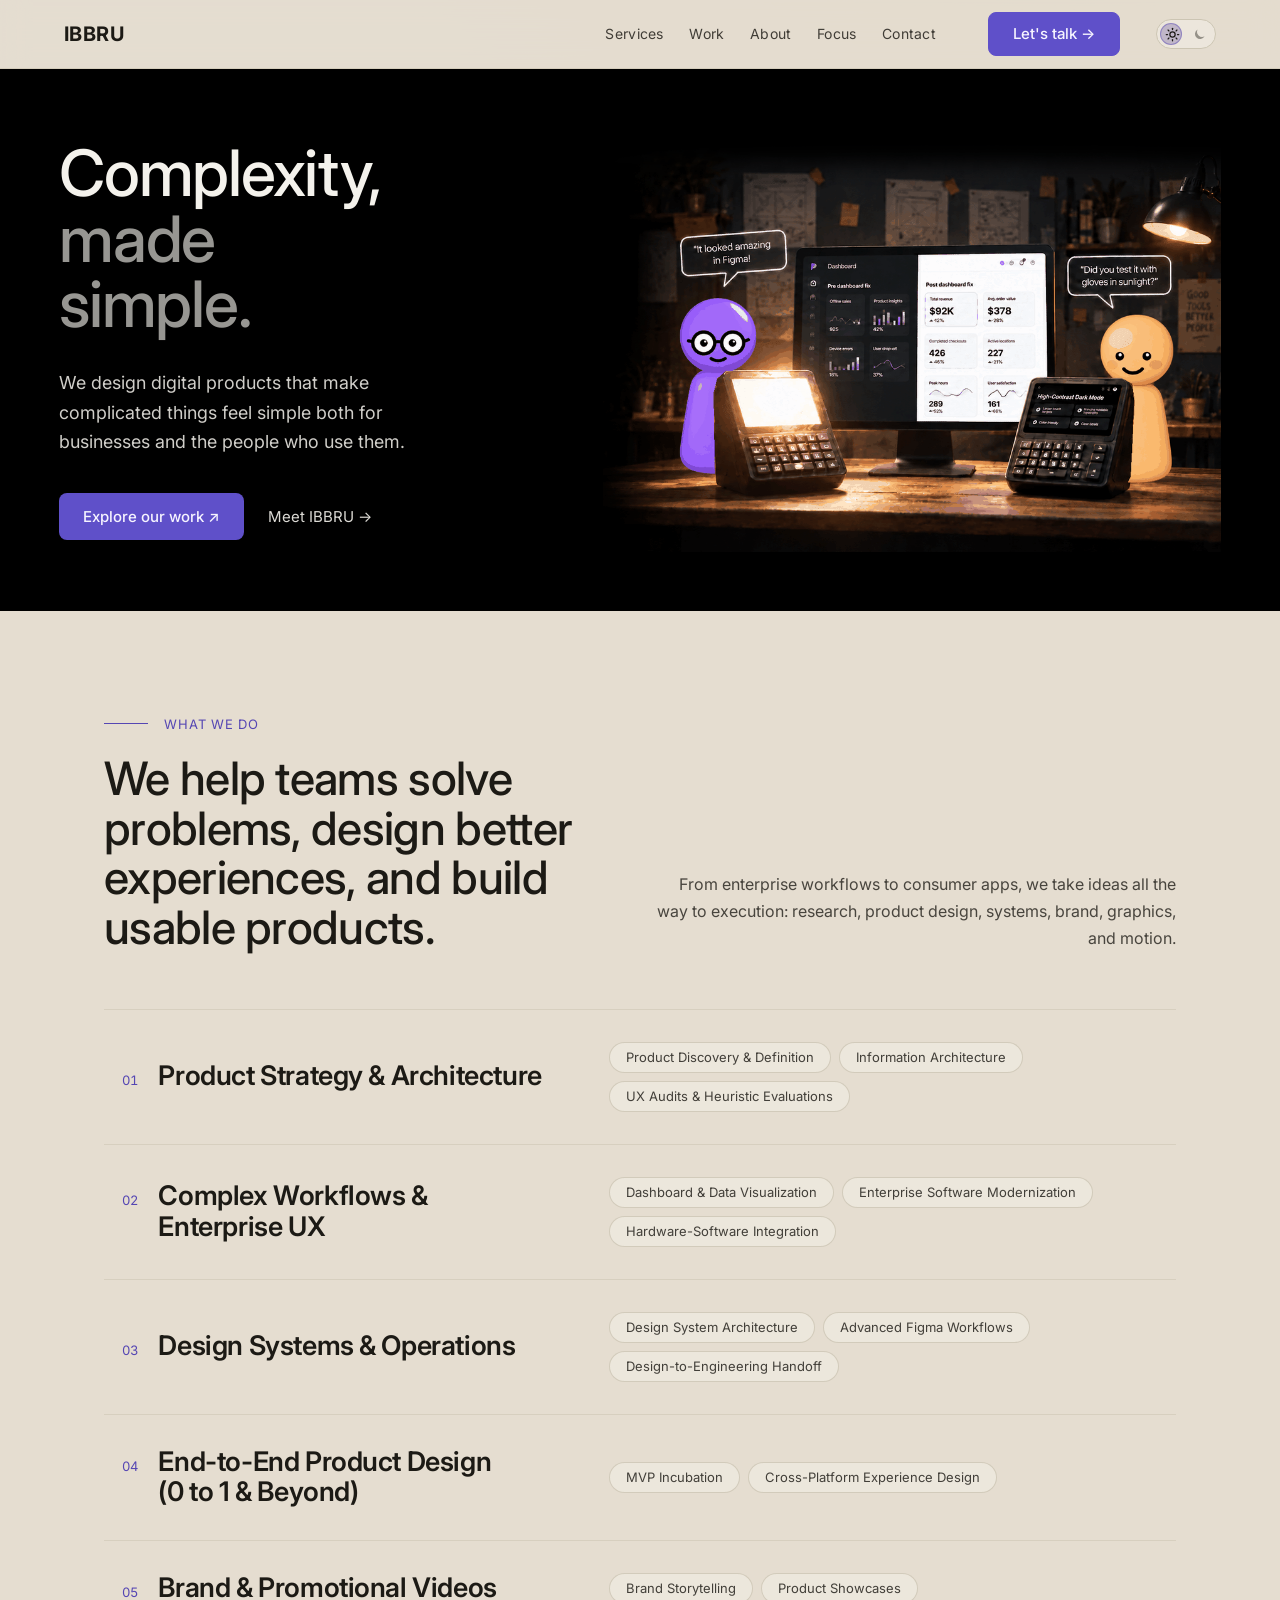
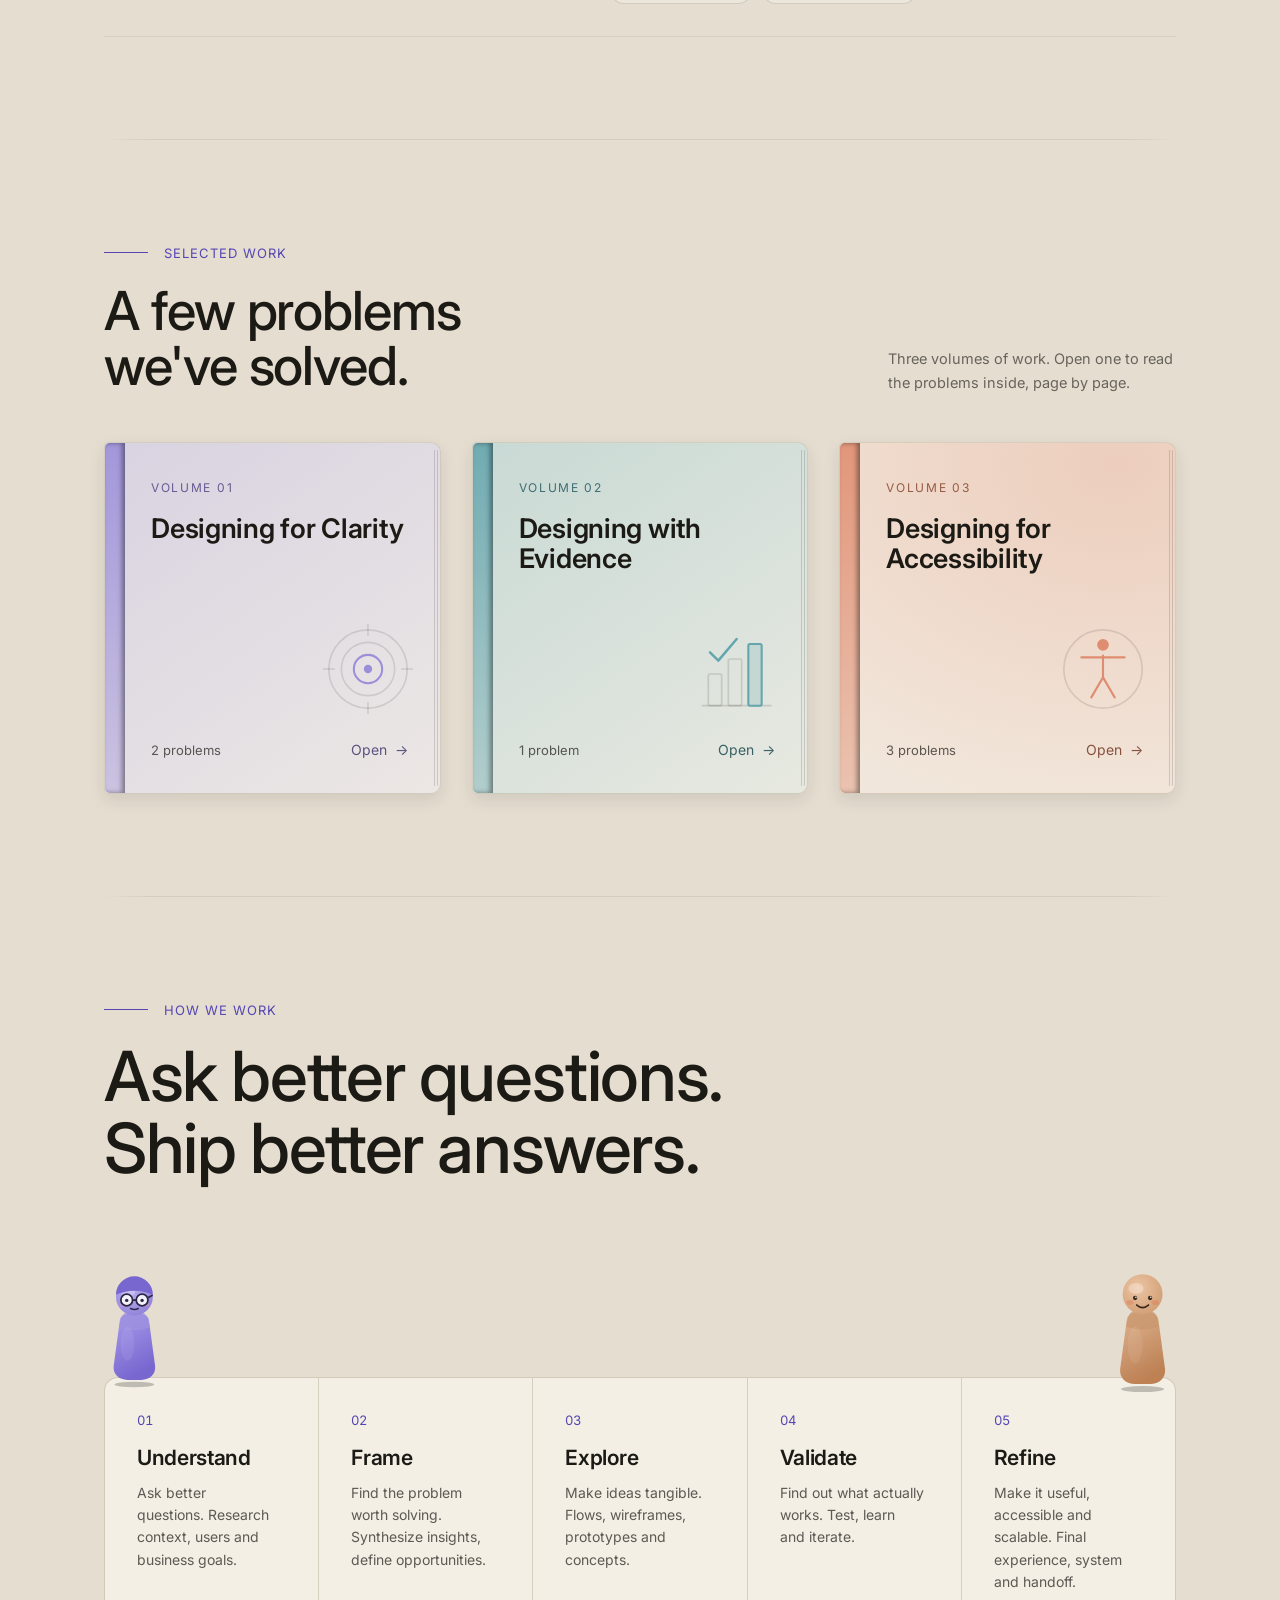
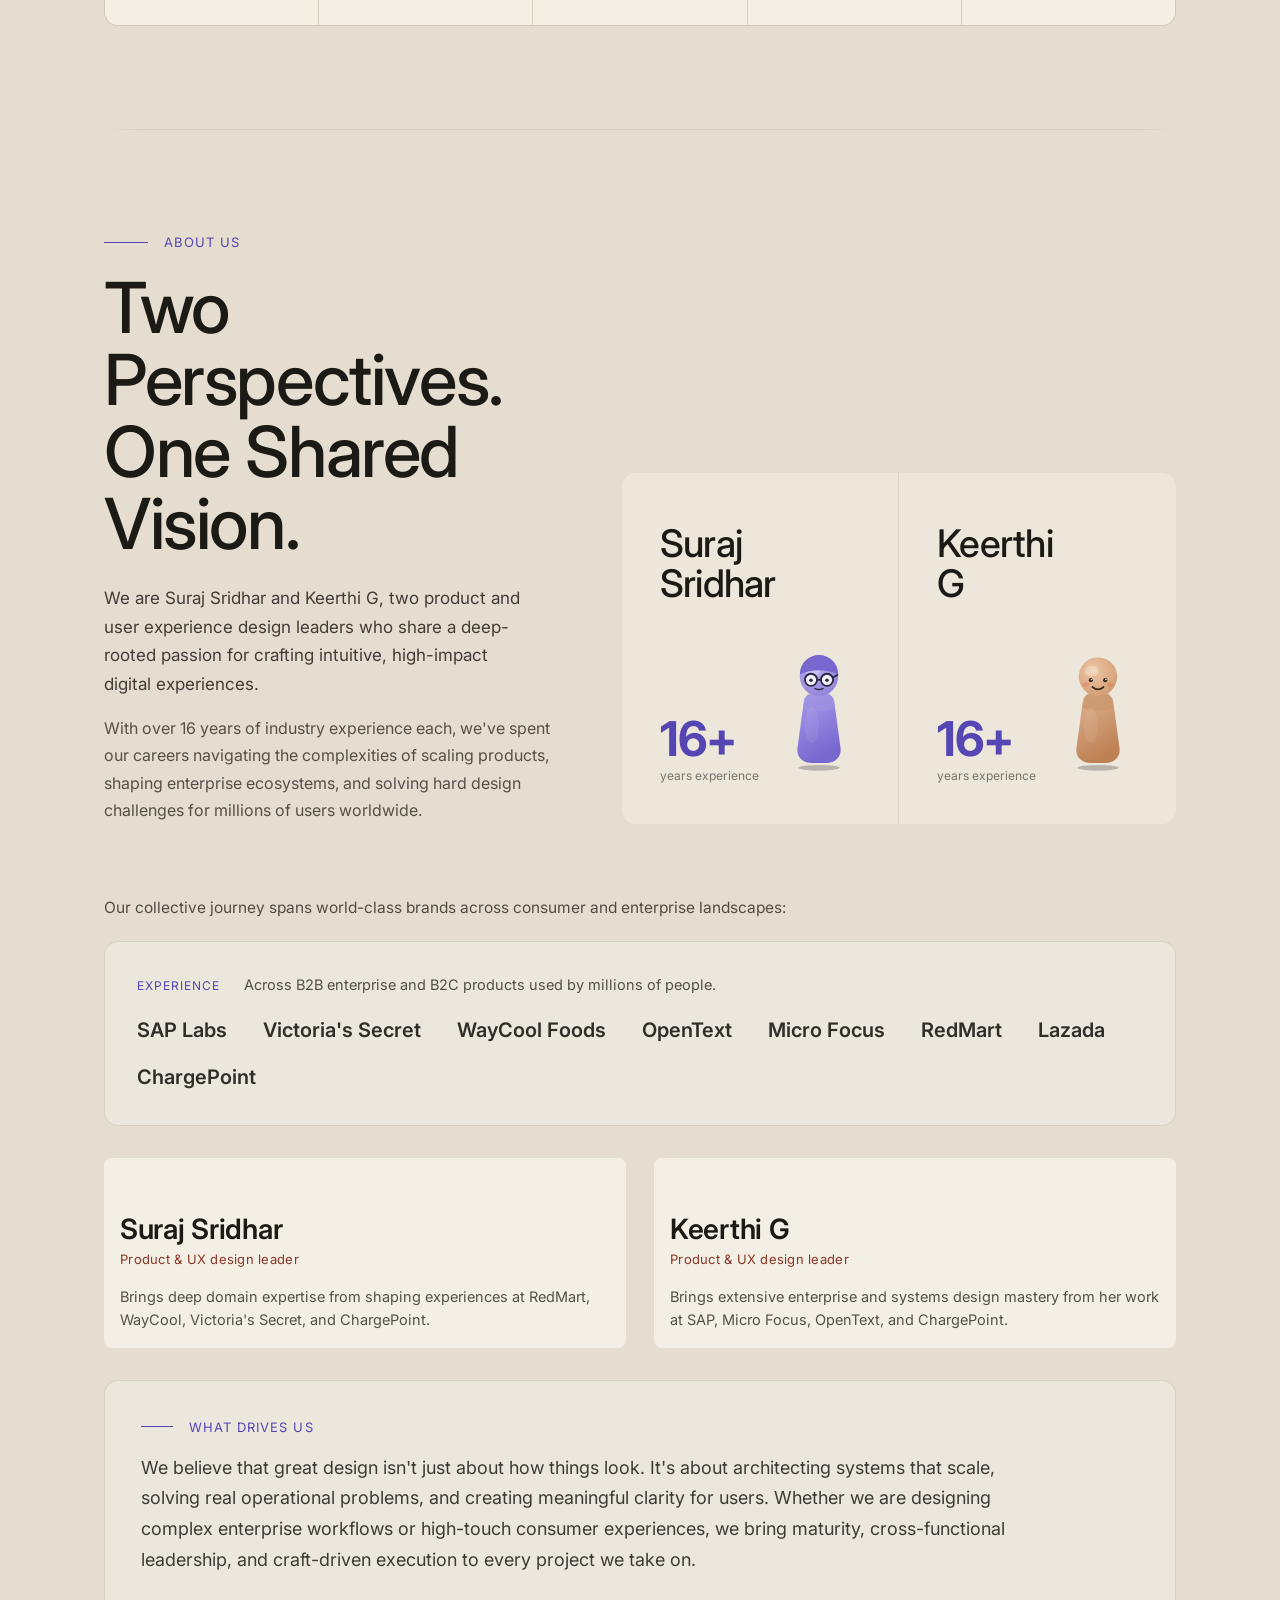
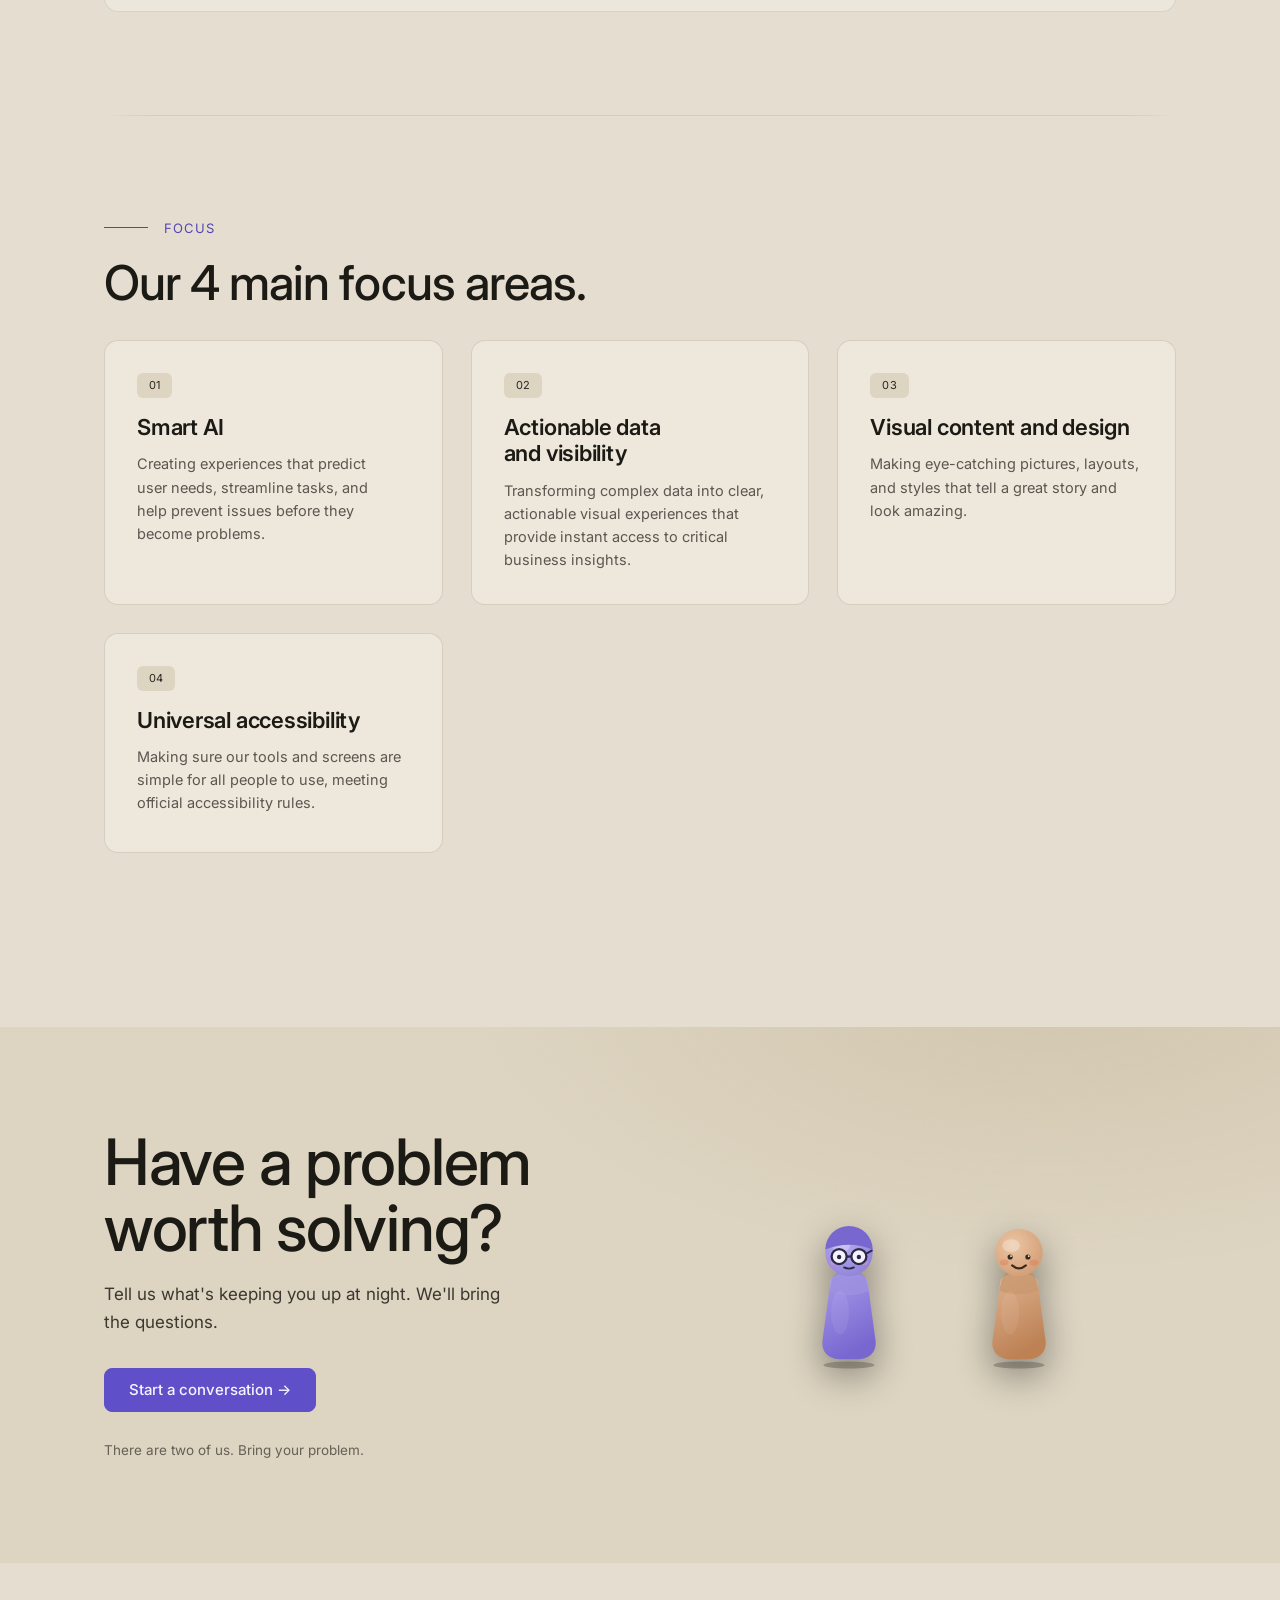
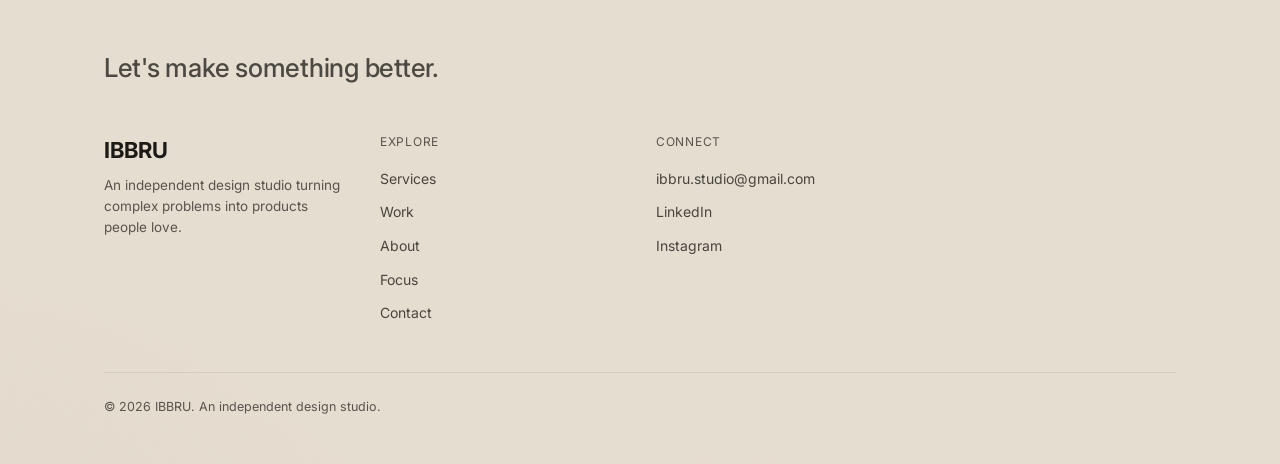
<file: old_version/index.html>
<!DOCTYPE html>
<html lang="en">
<head>
<meta charset="utf-8">
<meta name="viewport" content="width=device-width, initial-scale=1">
<title>IBBRU: Complexity, made simple.</title>
<meta name="description" content="IBBRU is an independent product design studio. We help teams solve problems, design better experiences, and build usable products.">
<meta property="og:title" content="IBBRU: Complexity, made simple.">
<meta property="og:description" content="Independent product design studio: product strategy, enterprise UX, design systems, 0-to-1 product design and brand video.">
<meta property="og:type" content="website">
<link rel="icon" href="assets/favicon.svg">
<link rel="preconnect" href="https://fonts.googleapis.com">
<link rel="preconnect" href="https://fonts.gstatic.com" crossorigin>
<link rel="stylesheet" href="https://fonts.googleapis.com/css2?family=Inter:wght@400;500;600;700&amp;display=swap">
<link rel="stylesheet" href="styles.css">
<script>document.documentElement.classList.add('js');</script>
</head>
<body>
<div class="ib-page-bg" data-theme="light" style="font-family: var(--font-body); color: var(--color-text); background: radial-gradient(1200px 720px at 82% -180px, color-mix(in srgb, var(--color-accent-900) 72%, transparent), transparent 60%), radial-gradient(1100px 900px at -12% 102%, color-mix(in srgb, black 30%, transparent), transparent 55%), var(--color-bg); min-height: 100vh; overflow-x: hidden; text-wrap: pretty;">

  <svg width="0" height="0" aria-hidden="true" style="position: absolute;">
    <defs>
      <linearGradient id="ib-bodyA" x1="0" y1="0" x2="0.35" y2="1">
        <stop offset="0" stop-color="#a99cec"></stop>
        <stop offset="1" stop-color="#7867cf"></stop>
      </linearGradient>
      <radialGradient id="ib-headA" cx="0.38" cy="0.34" r="0.75">
        <stop offset="0" stop-color="#b8adf0"></stop>
        <stop offset="1" stop-color="#8f81d8"></stop>
      </radialGradient>
      <linearGradient id="ib-bodyB" x1="0" y1="0" x2="0.35" y2="1">
        <stop offset="0" stop-color="#e0b492"></stop>
        <stop offset="1" stop-color="#bd8154"></stop>
      </linearGradient>
      <radialGradient id="ib-headB" cx="0.38" cy="0.34" r="0.75">
        <stop offset="0" stop-color="#ecc6a5"></stop>
        <stop offset="1" stop-color="#d19c72"></stop>
      </radialGradient>
      <symbol id="ib-dollA" viewBox="0 0 100 152">
        <ellipse cx="50" cy="147" rx="26" ry="3.6" fill="#000" opacity="0.22"></ellipse>
        <path d="M31,64 C31,50 69,50 69,64 L77,123 C78,134 70,141 59,141 L41,141 C30,141 22,134 23,123 Z" fill="url(#ib-bodyA)"></path>
        <path d="M31,64 C31,50 69,50 69,64 L70,72 C57,77 43,77 30,72 Z" fill="#c4baf3" opacity="0.55"></path>
        <path d="M50,50 C41,50 34,55 32,62 L30,72 C43,77 57,77 70,72 L68,62 C66,55 59,50 50,50 Z" fill="#8a7cd6" opacity="0.5"></path>
        <ellipse cx="41" cy="94" rx="9" ry="22" fill="#fff" opacity="0.07"></ellipse>
        <circle cx="50" cy="33" r="24" fill="url(#ib-headA)"></circle>
        <ellipse cx="42" cy="26" rx="9" ry="6.5" fill="#fff" opacity="0.28"></ellipse>
        <path d="M26,30 A24 24 0 0 1 74,30 Q50,20 26,30 Z" fill="#7867cf"></path>
        <ellipse cx="35" cy="43" rx="4.2" ry="2.8" fill="#e79ac0" opacity="0.4"></ellipse>
        <ellipse cx="65" cy="43" rx="4.2" ry="2.8" fill="#e79ac0" opacity="0.4"></ellipse>
        <circle cx="40" cy="37" r="7.6" fill="#fbfaff" opacity="0.92"></circle>
        <circle cx="60" cy="37" r="7.6" fill="#fbfaff" opacity="0.92"></circle>
        <circle cx="40" cy="37" r="7.6" fill="none" stroke="#2c2846" stroke-width="2.3"></circle>
        <circle cx="60" cy="37" r="7.6" fill="none" stroke="#2c2846" stroke-width="2.3"></circle>
        <line x1="47.6" y1="37" x2="52.4" y2="37" stroke="#2c2846" stroke-width="2.3"></line>
        <line x1="67.5" y1="34" x2="73" y2="31" stroke="#2c2846" stroke-width="2.1" stroke-linecap="round"></line>
        <circle cx="40" cy="37.5" r="2.2" fill="#2c2846"></circle>
        <circle cx="60" cy="37.5" r="2.2" fill="#2c2846"></circle>
        <path d="M45,48 Q50,50.5 55,48" fill="none" stroke="#2c2846" stroke-width="1.9" stroke-linecap="round"></path>
      </symbol>
      <symbol id="ib-dollB" viewBox="0 0 100 152">
        <ellipse cx="50" cy="147" rx="26" ry="3.6" fill="#000" opacity="0.22"></ellipse>
        <path d="M31,64 C31,50 69,50 69,64 L77,123 C78,134 70,141 59,141 L41,141 C30,141 22,134 23,123 Z" fill="url(#ib-bodyB)"></path>
        <path d="M31,64 C31,50 69,50 69,64 L70,72 C57,77 43,77 30,72 Z" fill="#eecaa9" opacity="0.55"></path>
        <path d="M50,50 C41,50 34,55 32,62 L30,72 C43,77 57,77 70,72 L68,62 C66,55 59,50 50,50 Z" fill="#b57e50" opacity="0.5"></path>
        <ellipse cx="41" cy="94" rx="9" ry="22" fill="#fff" opacity="0.07"></ellipse>
        <circle cx="50" cy="33" r="24" fill="url(#ib-headB)"></circle>
        <ellipse cx="42" cy="26" rx="9" ry="6.5" fill="#fff" opacity="0.28"></ellipse>

        <ellipse cx="35" cy="43" rx="4.4" ry="3" fill="#e06a4a" opacity="0.32"></ellipse>
        <ellipse cx="65" cy="43" rx="4.4" ry="3" fill="#e06a4a" opacity="0.32"></ellipse>
        <circle cx="41" cy="37.5" r="2.6" fill="#3a2a1c"></circle>
        <circle cx="59" cy="37.5" r="2.6" fill="#3a2a1c"></circle>
        <circle cx="41.9" cy="36.6" r="0.9" fill="#fff"></circle>
        <circle cx="59.9" cy="36.6" r="0.9" fill="#fff"></circle>
        <path d="M43,46 Q50,52 57,46" fill="none" stroke="#3a2a1c" stroke-width="2.1" stroke-linecap="round"></path>
      </symbol>
    </defs>
  </svg>

  <nav class="nav" style="position: sticky; top: 0px; z-index: 50; display: flex; align-items: center; gap: var(--space-5); padding: var(--space-3) clamp(20px,5vw,72px); backdrop-filter: blur(14px); background: color-mix(in srgb, var(--color-bg) 78%, transparent); border-bottom: 1px solid color-mix(in srgb, var(--color-neutral-700) 70%, transparent);">
    <a href="#top" style="font-family: var(--font-heading); font-weight: 700; font-size: 20px; letter-spacing: 0.02em; color: var(--color-text); text-decoration: none;">IBBRU</a>
    <div style="flex: 1 1 0%;"></div>
    <div class="ib-navlinks" style="display: none; align-items: center; gap: clamp(20px, 2vw, 32px); padding: 8px 16px;">
      <a href="#services" class="ib-link" style="color: color-mix(in srgb, var(--color-text) 82%, transparent); text-decoration: none; font-size: 14px; letter-spacing: 0.02em;">Services</a><a href="#work" class="ib-link" style="color: color-mix(in srgb, var(--color-text) 82%, transparent); text-decoration: none; font-size: 14px; letter-spacing: 0.02em;">Work</a>
      
      <a href="#about" class="ib-link" style="color: color-mix(in srgb, var(--color-text) 82%, transparent); text-decoration: none; font-size: 14px; letter-spacing: 0.02em;">About</a>
      <a href="#insights" class="ib-link" style="color: color-mix(in srgb, var(--color-text) 82%, transparent); text-decoration: none; font-size: 14px; letter-spacing: 0.02em;">Focus</a>
      <a href="#contact" class="ib-link" style="color: color-mix(in srgb, var(--color-text) 82%, transparent); text-decoration: none; font-size: 14px; letter-spacing: 0.02em;">Contact</a>
    </div>
    
    <button data-open-contact type="button" class="btn btn-primary ib-nav-cta" style="white-space: nowrap; margin-left: 16px; margin-right: 16px;">Let's talk →</button>
    <button type="button" aria-label="Menu" class="ib-burger" style="align-items: center; justify-content: center; width: 40px; height: 40px; background: transparent; border: 1px solid var(--color-neutral-700); border-radius: var(--radius-md); color: var(--color-text); cursor: pointer;">
      <svg width="18" height="18" viewBox="0 0 24 24" fill="none" stroke="currentColor" stroke-width="2"><line x1="3" y1="7" x2="21" y2="7"></line><line x1="3" y1="12" x2="21" y2="12"></line><line x1="3" y1="17" x2="21" y2="17"></line></svg>
    </button><button type="button" aria-label="Toggle light and dark theme" class="ib-theme-toggle" style="padding-left: 0px; padding-right: 0px;">
      <span class="ib-toggle-icons">
        <svg class="ib-sun" viewBox="0 0 24 24" fill="none" stroke="currentColor" stroke-width="2" stroke-linecap="round" aria-hidden="true"><circle cx="12" cy="12" r="4.2"></circle><line x1="12" y1="2" x2="12" y2="4"></line><line x1="12" y1="20" x2="12" y2="22"></line><line x1="2" y1="12" x2="4" y2="12"></line><line x1="20" y1="12" x2="22" y2="12"></line><line x1="4.9" y1="4.9" x2="6.3" y2="6.3"></line><line x1="17.7" y1="17.7" x2="19.1" y2="19.1"></line><line x1="4.9" y1="19.1" x2="6.3" y2="17.7"></line><line x1="17.7" y1="6.3" x2="19.1" y2="4.9"></line></svg>
        <svg class="ib-moon" viewBox="0 0 24 24" fill="currentColor" aria-hidden="true"><path d="M20.2 14.9A8.2 8.2 0 0 1 9.1 3.8a8.2 8.2 0 1 0 11.1 11.1Z"></path></svg>
      </span>
      <span class="ib-knob" aria-hidden="true"></span>
    </button>
  </nav>
  <div id="ib-mobile-nav" style="display:none; position:fixed; inset:0; z-index:49; background: color-mix(in srgb, var(--color-bg) 96%, transparent); backdrop-filter: blur(8px); flex-direction: column; justify-content: center; gap: var(--space-4); padding: 0 clamp(24px,8vw,72px);">
    <a href="#services" style="font-family: var(--font-heading); font-size: 34px; color: var(--color-text); text-decoration: none;">Services</a>
    <a href="#work" style="font-family: var(--font-heading); font-size: 34px; color: var(--color-text); text-decoration: none;">Work</a>
    <a href="#about" style="font-family: var(--font-heading); font-size: 34px; color: var(--color-text); text-decoration: none;">About</a>
    <a href="#insights" style="font-family: var(--font-heading); font-size: 34px; color: var(--color-text); text-decoration: none;">Focus</a>
    <a href="#contact" style="font-family: var(--font-heading); font-size: 34px; color: var(--color-text); text-decoration: none;">Contact</a>
  </div>


  

  

  <main id="top" style="max-width: 1200px; margin: 0px auto; padding: 0px clamp(20px, 5vw, 72px);">

    
    <section class="ib-hero" aria-label="Complexity, made simple" style="background-color: rgb(0, 0, 0);">
      <div class="ib-hero-frame">
      <div class="ib-hero-inner">
        <div class="ib-hero-copy" data-reveal="1">
          <h1 style="font-family: var(--font-heading); font-weight: var(--font-heading-weight); font-size: clamp(40px, 5vw, 72px); line-height: 1.02; letter-spacing: -0.02em; margin: 0px; color: rgb(244, 242, 236);">
            <span style="display: block;">Complexity,</span>
            <span style="display: block; color: rgba(244, 242, 236, 0.62);">made simple.</span>
          </h1>
          <p style="font-size: clamp(16px, 1.4vw, 19px); line-height: 1.65; max-width: 44ch; margin: clamp(20px, 3vw, 32px) 0px 0px; color: rgba(244, 242, 236, 0.85);">We design digital products that make complicated things feel simple both for businesses and the people who use them.</p>
          <div style="display: flex; gap: 16px; flex-wrap: wrap; align-items: center; margin-top: clamp(28px, 3.5vw, 36px);">
            <a href="#work" class="ib-hero-btn">Explore our work ↗</a>
            <a href="#about" class="ib-hero-btn-ghost">Meet IBBRU →</a>
          </div>
        </div>
      </div>
      <div class="ib-hero-media">
        <div class="ib-hero-media-inner">
          <img src="assets/hero5-mudw3v8v-t1zd.gif" alt="Two IBBRU characters at a workstation with a redesigned analytics dashboard and high-contrast point-of-sale terminals." class="ib-hero-img">
        </div>
      </div>
      </div>
    </section>

    
    <section id="services" style="padding: clamp(56px, 8vw, 104px) 0px;">
      <div data-reveal="1" style="display: flex; align-items: center; gap: 16px; margin-bottom: 20px;">
        <span style="width: 44px; height: 1px; background: var(--color-accent);"></span>
        <span style="font-size: 13px; letter-spacing: 0.08em; text-transform: uppercase; color: var(--color-accent); font-feature-settings: &quot;tnum&quot;;">What we do</span>
      </div>
      <div class="ib-two-col" style="display: grid; grid-template-columns: minmax(0px, 0.95fr) minmax(0px, 1fr); gap: clamp(28px, 4vw, 64px); align-items: end;">
        <h2 data-reveal="1" style="font-family: var(--font-heading); font-weight: var(--font-heading-weight); font-size: clamp(30px, 3.6vw, 46px); line-height: 1.08; letter-spacing: -0.015em; margin: 0px;">We help teams solve problems, design better experiences, and build usable products.</h2>
        <p data-reveal="2" class="ib-intro-p" style="font-size: 16px; line-height: 1.7; margin: 0px; color: color-mix(in srgb, var(--color-text) 78%, transparent); text-align: right;">From enterprise workflows to consumer apps, we take ideas all the way to execution: research, product design, systems, brand, graphics, and motion.</p>
      </div>

      <div data-reveal="1" class="ib-svclist" style="">
        
          <div class="ib-svc-row">
            <div class="ib-svc-lead">
              <span class="ib-svc-n"><span class="sc-interp">01</span></span>
              <h3 class="ib-svc-t"><span class="sc-interp">Product Strategy &amp; Architecture</span></h3>
            </div>
            <div class="ib-svc-tags">
              
                <span class="ib-cap"><span class="sc-interp">Product Discovery &amp; Definition</span></span>
              
                <span class="ib-cap"><span class="sc-interp">Information Architecture</span></span>
              
                <span class="ib-cap"><span class="sc-interp">UX Audits &amp; Heuristic Evaluations</span></span>
              
            </div>
          </div>
        
          <div class="ib-svc-row">
            <div class="ib-svc-lead">
              <span class="ib-svc-n"><span class="sc-interp">02</span></span>
              <h3 class="ib-svc-t"><span class="sc-interp">Complex Workflows &amp; Enterprise UX</span></h3>
            </div>
            <div class="ib-svc-tags">
              
                <span class="ib-cap"><span class="sc-interp">Dashboard &amp; Data Visualization</span></span>
              
                <span class="ib-cap"><span class="sc-interp">Enterprise Software Modernization</span></span>
              
                <span class="ib-cap"><span class="sc-interp">Hardware-Software Integration</span></span>
              
            </div>
          </div>
        
          <div class="ib-svc-row">
            <div class="ib-svc-lead">
              <span class="ib-svc-n"><span class="sc-interp">03</span></span>
              <h3 class="ib-svc-t"><span class="sc-interp">Design Systems &amp; Operations</span></h3>
            </div>
            <div class="ib-svc-tags">
              
                <span class="ib-cap"><span class="sc-interp">Design System Architecture</span></span>
              
                <span class="ib-cap"><span class="sc-interp">Advanced Figma Workflows</span></span>
              
                <span class="ib-cap"><span class="sc-interp">Design-to-Engineering Handoff</span></span>
              
            </div>
          </div>
        
          <div class="ib-svc-row">
            <div class="ib-svc-lead">
              <span class="ib-svc-n"><span class="sc-interp">04</span></span>
              <h3 class="ib-svc-t"><span class="sc-interp">End-to-End Product Design</span><br><span class="sc-interp">(0 to 1 &amp; Beyond)</span></h3>
            </div>
            <div class="ib-svc-tags">
              
                <span class="ib-cap"><span class="sc-interp">MVP Incubation</span></span>
              
                <span class="ib-cap"><span class="sc-interp">Cross-Platform Experience Design</span></span>
              
            </div>
          </div>
        
          <div class="ib-svc-row">
            <div class="ib-svc-lead">
              <span class="ib-svc-n"><span class="sc-interp">05</span></span>
              <h3 class="ib-svc-t"><span class="sc-interp">Brand &amp; Promotional Videos</span></h3>
            </div>
            <div class="ib-svc-tags">
              
                <span class="ib-cap"><span class="sc-interp">Brand Storytelling</span></span>
              
                <span class="ib-cap"><span class="sc-interp">Product Showcases</span></span>
              
            </div>
          </div>
        
      </div>

    </section>

    <div style="height: 1px; background: linear-gradient(to right, transparent, var(--color-divider) 48px calc(100% - 48px), transparent);"></div>

    
    <section id="work" style="padding: clamp(56px, 8vw, 104px) 0px;">
      <div style="display: flex; flex-wrap: wrap; align-items: flex-end; justify-content: space-between; gap: 24px; margin-bottom: clamp(20px, 3vw, 32px);">
        <div data-reveal="1" style="max-width: 44ch;">
          <div style="display: flex; align-items: center; gap: 16px; margin-bottom: 20px;">
            <span style="width: 44px; height: 1px; background: var(--color-accent);"></span>
            <span style="font-size: 13px; letter-spacing: 0.08em; text-transform: uppercase; color: var(--color-accent);">Selected work</span>
          </div>
          <h2 style="font-family: var(--font-heading); font-weight: var(--font-heading-weight); font-size: clamp(32px, 4.2vw, 54px); line-height: 1.03; letter-spacing: -0.02em; margin: 0px;">A few problems we've solved.</h2>
        </div>
        <p data-reveal="2" style="color: color-mix(in srgb, var(--color-text) 62%, transparent); font-size: 14.5px; line-height: 1.6; max-width: 32ch; margin: 0px;">Three volumes of work. Open one to read the problems inside, page by page.</p>
      </div>

      
        <div id="ib-reader" hidden aria-live="polite"></div>
      <div class="ib-shelf" data-reveal="1" style="">
          <button type="button" class="ib-book ib-book--a" aria-label="Open Designing for Clarity, 2 problems">
            <span class="ib-book-inner">
              <span>
                <span class="ib-book-vol">Volume 01</span>
                <h3 class="ib-book-title">Designing for Clarity</h3>
              </span>
              <svg class="ib-book-art" viewBox="0 0 120 120" fill="none" aria-hidden="true">
                <circle cx="60" cy="60" r="47" stroke="currentColor" stroke-opacity=".14" stroke-width="2"></circle>
                <circle cx="60" cy="60" r="32" stroke="currentColor" stroke-opacity=".14" stroke-width="2"></circle>
                <circle cx="60" cy="60" r="17" stroke="var(--color-accent)" stroke-width="2.5"></circle>
                <circle cx="60" cy="60" r="5" fill="var(--color-accent)"></circle>
                <line x1="60" y1="6" x2="60" y2="20" stroke="currentColor" stroke-opacity=".14" stroke-width="2"></line>
                <line x1="60" y1="100" x2="60" y2="114" stroke="currentColor" stroke-opacity=".14" stroke-width="2"></line>
                <line x1="6" y1="60" x2="20" y2="60" stroke="currentColor" stroke-opacity=".14" stroke-width="2"></line>
                <line x1="100" y1="60" x2="114" y2="60" stroke="currentColor" stroke-opacity=".14" stroke-width="2"></line>
              </svg>
              <span class="ib-book-foot">
                <span class="ib-book-count">2 problems</span>
                <span class="ib-book-open-cta">Open <span class="ib-arrow">→</span></span>
              </span>
            </span>
          </button>
          <button type="button" class="ib-book ib-book--b" aria-label="Open Designing for Evidence, 1 problem">
            <span class="ib-book-inner">
              <span>
                <span class="ib-book-vol">Volume 02</span>
                <h3 class="ib-book-title">Designing with Evidence</h3>
              </span>
              <svg class="ib-book-art" viewBox="0 0 120 120" fill="none" aria-hidden="true">
                <line x1="20" y1="104" x2="104" y2="104" stroke="currentColor" stroke-opacity=".16" stroke-width="2"></line>
                <rect x="28" y="66" width="16" height="38" rx="2" stroke="currentColor" stroke-opacity=".16" stroke-width="2"></rect>
                <rect x="52" y="48" width="16" height="56" rx="2" stroke="currentColor" stroke-opacity=".16" stroke-width="2"></rect>
                <rect x="76" y="30" width="16" height="74" rx="2" fill="var(--color-accent)" fill-opacity=".22" stroke="var(--color-accent)" stroke-width="2.5"></rect>
                <path d="M30 40 l10 10 l22 -26" stroke="var(--color-accent)" stroke-width="3" stroke-linecap="round" stroke-linejoin="round"></path>
              </svg>
              <span class="ib-book-foot">
                <span class="ib-book-count">1 problem</span>
                <span class="ib-book-open-cta">Open <span class="ib-arrow">→</span></span>
              </span>
            </span>
          </button>
          <button type="button" class="ib-book ib-book--c" aria-label="Open Designing for Accessibility, 3 problems">
            <span class="ib-book-inner">
              <span>
                <span class="ib-book-vol">Volume 03</span>
                <h3 class="ib-book-title">Designing for Accessibility</h3>
              </span>
              <svg class="ib-book-art" viewBox="0 0 120 120" fill="none" aria-hidden="true">
                <circle cx="60" cy="60" r="47" stroke="currentColor" stroke-opacity=".14" stroke-width="2"></circle>
                <circle cx="60" cy="31" r="7" fill="var(--color-accent)"></circle>
                <path d="M34 46 h52" stroke="var(--color-accent)" stroke-width="2.6" stroke-linecap="round"></path>
                <path d="M60 44 v26" stroke="var(--color-accent)" stroke-width="2.6" stroke-linecap="round"></path>
                <path d="M60 70 l-14 24 M60 70 l14 24" stroke="var(--color-accent)" stroke-width="2.6" stroke-linecap="round"></path>
              </svg>
              <span class="ib-book-foot">
                <span class="ib-book-count">3 problems</span>
                <span class="ib-book-open-cta">Open <span class="ib-arrow">→</span></span>
              </span>
            </span>
          </button>
        </div>
      

      
    </section>

    <div style="height: 1px; background: linear-gradient(to right, transparent, var(--color-divider) 48px calc(100% - 48px), transparent);"></div>

    
    <section style="padding: clamp(56px, 8vw, 104px) 0px; position: relative;">
      <div style="display: flex; justify-content: space-between; align-items: flex-end; margin-bottom: clamp(72px, 15vw, 208px);">

        <div data-reveal="1" style="text-align: left; flex: 1 1 0%;">
        <div style="display: flex; align-items: center; gap: 16px; margin-bottom: 20px;">
          <span style="width: 44px; height: 1px; background: var(--color-accent);"></span>
          <span style="font-size: 13px; letter-spacing: 0.08em; text-transform: uppercase; color: var(--color-accent);">How we work</span>
        </div>
        <h2 style="font-family: var(--font-heading); font-weight: var(--font-heading-weight); font-size: clamp(36px, 5.4vw, 76px); line-height: 1.05; letter-spacing: -0.02em; margin: 0; text-align: left;">Ask better questions.<br>Ship better answers.</h2>
        </div>
        
      </div>
      <div style="position: relative;">
      <div style="display: grid; grid-template-columns: repeat(auto-fit, minmax(min(100%, 200px), 1fr)); gap: 1px; background: color-mix(in srgb, var(--color-neutral-700) 55%, transparent); border: 1px solid color-mix(in srgb, var(--color-neutral-700) 55%, transparent); border-radius: var(--radius-lg); overflow: hidden;">

          <div data-reveal="1" style="background: var(--color-neutral-900); padding: clamp(24px, 2.6vw, 32px); position: relative; min-height: 210px; display: flex; flex-direction: column; margin-top: 0px;">
            <span style="font-family: var(--font-heading); font-size: 13px; color: var(--color-accent); font-feature-settings: &quot;tnum&quot;;"><span class="sc-interp">01</span></span>
            <h3 style="font-family: var(--font-heading); font-weight: 600; font-size: 21px; margin: 16px 0px 12px;"><span class="sc-interp">Understand</span></h3>
            <p style="font-size: 14px; line-height: 1.6; margin: 0px; color: color-mix(in srgb,var(--color-text) 70%,transparent);"><span class="sc-interp">Ask better questions. Research context, users and business goals.</span></p>

          </div>
        
          <div data-reveal="1" style="background: var(--color-neutral-900); padding: clamp(24px, 2.6vw, 32px); position: relative; min-height: 210px; display: flex; flex-direction: column; margin-top: 0px;">
            <span style="font-family: var(--font-heading); font-size: 13px; color: var(--color-accent); font-feature-settings: &quot;tnum&quot;;"><span class="sc-interp">02</span></span>
            <h3 style="font-family: var(--font-heading); font-weight: 600; font-size: 21px; margin: 16px 0px 12px;"><span class="sc-interp">Frame</span></h3>
            <p style="font-size: 14px; line-height: 1.6; margin: 0px; color: color-mix(in srgb,var(--color-text) 70%,transparent);"><span class="sc-interp">Find the problem worth solving. Synthesize insights, define opportunities.</span></p>

          </div>
        
          <div data-reveal="1" style="background: var(--color-neutral-900); padding: clamp(24px, 2.6vw, 32px); position: relative; min-height: 210px; display: flex; flex-direction: column; margin-top: 0px;">
            <span style="font-family: var(--font-heading); font-size: 13px; color: var(--color-accent); font-feature-settings: &quot;tnum&quot;;"><span class="sc-interp">03</span></span>
            <h3 style="font-family: var(--font-heading); font-weight: 600; font-size: 21px; margin: 16px 0px 12px;"><span class="sc-interp">Explore</span></h3>
            <p style="font-size: 14px; line-height: 1.6; margin: 0px; color: color-mix(in srgb,var(--color-text) 70%,transparent);"><span class="sc-interp">Make ideas tangible. Flows, wireframes, prototypes and concepts.</span></p>

          </div>
        
          <div data-reveal="1" style="background: var(--color-neutral-900); padding: clamp(24px, 2.6vw, 32px); position: relative; min-height: 210px; display: flex; flex-direction: column; margin-top: 0px;">
            <span style="font-family: var(--font-heading); font-size: 13px; color: var(--color-accent); font-feature-settings: &quot;tnum&quot;;"><span class="sc-interp">04</span></span>
            <h3 style="font-family: var(--font-heading); font-weight: 600; font-size: 21px; margin: 16px 0px 12px;"><span class="sc-interp">Validate</span></h3>
            <p style="font-size: 14px; line-height: 1.6; margin: 0px; color: color-mix(in srgb,var(--color-text) 70%,transparent);"><span class="sc-interp">Find out what actually works. Test, learn and iterate.</span></p>

          </div>
        
          <div data-reveal="1" style="background: var(--color-neutral-900); padding: clamp(24px, 2.6vw, 32px); position: relative; min-height: 210px; display: flex; flex-direction: column; margin-top: 0px;">
            <span style="font-family: var(--font-heading); font-size: 13px; color: var(--color-accent); font-feature-settings: &quot;tnum&quot;;"><span class="sc-interp">05</span></span>
            <h3 style="font-family: var(--font-heading); font-weight: 600; font-size: 21px; margin: 16px 0px 12px;"><span class="sc-interp">Refine</span></h3>
            <p style="font-size: 14px; line-height: 1.6; margin: 0px; color: color-mix(in srgb,var(--color-text) 70%,transparent);"><span class="sc-interp">Make it useful, accessible and scalable. Final experience, system and handoff.</span></p>

          </div>
        
      </div>
      <svg class="ib-float ib-process-doll-a" aria-hidden="true" style="width: clamp(56px, 6vw, 78px); height: auto; position: absolute; left: -8px; bottom: 100%; margin-bottom: -28px;"><use href="#ib-dollA"></use></svg>
      <svg class="ib-float-b ib-process-doll-b" aria-hidden="true" style="width: clamp(60px, 6.5vw, 84px); height: auto; position: absolute; right: -8px; bottom: 100%; margin-bottom: -28px;"><use href="#ib-dollB"></use></svg>
      </div>
    <div class="ib-process-dolls-mobile" aria-hidden="true">
      <svg class="ib-float" style="width: 56px; height: auto;"><use href="#ib-dollA"></use></svg>
      <svg class="ib-float-b" style="width: 60px; height: auto;"><use href="#ib-dollB"></use></svg>
    </div>
    </section>

    <div style="height: 1px; background: linear-gradient(to right, transparent, var(--color-divider) 48px calc(100% - 48px), transparent);"></div>

    
    <section id="about" style="padding: clamp(56px, 8vw, 104px) 0px;">
      <div class="ib-two-col" style="display: grid; grid-template-columns: minmax(0px, 0.9fr) minmax(0px, 1.1fr); gap: clamp(32px, 5vw, 80px); align-items: end;">
        <div data-reveal="1" style="">
          <div style="display: flex; align-items: center; gap: 16px; margin-bottom: 20px;">
            <span style="width: 44px; height: 1px; background: var(--color-accent);"></span>
            <span style="font-size: 13px; letter-spacing: 0.08em; text-transform: uppercase; color: var(--color-accent);">About Us</span>
          </div><h2 style="font-family: var(--font-heading); font-weight: var(--font-heading-weight); font-size: clamp(40px, 5.5vw, 72px); line-height: 1.02; letter-spacing: -0.02em; margin: 0px 0px 24px; width: auto; max-width: 100%;">Two Perspectives. One Shared Vision.</h2>
          
          <p style="font-size: 17px; line-height: 1.7; margin: 0px 0px 16px; color: color-mix(in srgb,var(--color-text) 82%,transparent); max-width: 46ch;">We are Suraj Sridhar and Keerthi G, two product and user experience design leaders who share a deep-rooted passion for crafting intuitive, high-impact digital experiences.</p>
          <p style="font-size: 16px; line-height: 1.7; margin: 0px; color: color-mix(in srgb,var(--color-text) 72%,transparent); max-width: 48ch;">With over 16 years of industry experience each, we've spent our careers navigating the complexities of scaling products, shaping enterprise ecosystems, and solving hard design challenges for millions of users worldwide.</p>
        </div><div data-reveal="2" style="display: grid; grid-template-columns: repeat(auto-fit,minmax(min(100%,220px),1fr)); border-radius: var(--radius-lg); overflow: hidden;">
          <div class="ib-founder-card" style="padding: clamp(24px, 3vw, 40px); border-right: 1px solid color-mix(in srgb,var(--color-neutral-700) 55%,transparent); display: flex; flex-direction: column; justify-content: space-between; gap: 32px; background: color-mix(in srgb,var(--color-neutral-900) 55%,transparent);  ">
            <div>
              
              <h3 style="font-family: var(--font-heading); font-weight: var(--font-heading-weight); font-size: clamp(26px, 3vw, 38px); line-height: 1.05; letter-spacing: -0.02em; margin: 12px 0px 0px;">Suraj<br>Sridhar</h3>
            </div>
            <div style="display: flex; align-items: flex-end; justify-content: space-between;">
              <div>
                <div style="font-family: var(--font-heading); font-size: clamp(32px, 4vw, 48px); font-weight: 700; line-height: 1; letter-spacing: -0.03em; color: var(--color-accent);">16+</div>
                <div style="font-size: 12px; color: color-mix(in srgb,var(--color-text) 55%,transparent); margin-top: 4px;">years experience</div>
              </div>
              <svg class="ib-float" aria-hidden="true" style="width: clamp(52px, 7vw, 80px); height: auto;"><use href="#ib-dollA"></use></svg>
            </div>
          </div>
          <div style="padding: clamp(24px, 3vw, 40px); display: flex; flex-flow: column; justify-content: space-between; gap: 32px; z-index: 0;   background: color-mix(in srgb, var(--color-neutral-900) 55%, transparent);">
            <div>
              
              <h3 style="font-family: var(--font-heading); font-weight: var(--font-heading-weight); font-size: clamp(26px, 3vw, 38px); line-height: 1.05; letter-spacing: -0.02em; margin: 12px 0px 0px;">Keerthi<br>G</h3>
            </div>
            <div style="display: flex; align-items: flex-end; justify-content: space-between;">
              <div>
                <div style="font-family: var(--font-heading); font-size: clamp(32px, 4vw, 48px); font-weight: 700; line-height: 1; letter-spacing: -0.03em; color: var(--color-accent);">16+</div>
                <div style="font-size: 12px; color: color-mix(in srgb,var(--color-text) 55%,transparent); margin-top: 4px;">years experience</div>
              </div>
              <svg class="ib-float-b" aria-hidden="true" style="width: clamp(52px, 7vw, 80px); height: auto;"><use href="#ib-dollB"></use></svg>
            </div>
          </div>
        </div>
        
      </div>

      <p data-reveal="1" style="font-size: 15.5px; line-height: 1.6; margin: clamp(44px, 6vw, 72px) 0px 20px; color: color-mix(in srgb, var(--color-text) 74%, transparent);">Our collective journey spans world-class brands across consumer and enterprise landscapes:</p>
      <div data-reveal="1" style="margin-bottom: 16px; padding: clamp(24px, 3vw, 32px) clamp(24px, 3vw, 32px); border: 1px solid color-mix(in srgb,var(--color-neutral-700) 60%,transparent); border-radius: var(--radius-lg); background: color-mix(in srgb, var(--color-neutral-900) 55%, transparent);">
        <div style="display: flex; flex-wrap: wrap; align-items: baseline; gap: 8px 24px; margin-bottom: 20px;">
          <span style="font-size: 12px; letter-spacing: 0.08em; text-transform: uppercase; color: var(--color-accent);">Experience</span>
          <span style="font-size: 14.5px; line-height: 1.5; color: color-mix(in srgb,var(--color-text) 74%,transparent);">Across B2B enterprise and B2C products used by millions of people.</span>
        </div>
        <div style="display: flex; flex-wrap: wrap; gap: 16px 36px; align-items: center;">
          <span style="font-family: var(--font-heading); font-weight: 600; font-size: clamp(16px, 1.7vw, 20px); color: color-mix(in srgb,var(--color-text) 90%,transparent);">SAP Labs</span>
          <span style="font-family: var(--font-heading); font-weight: 600; font-size: clamp(16px, 1.7vw, 20px); color: color-mix(in srgb,var(--color-text) 90%,transparent);">Victoria's Secret</span>
          <span style="font-family: var(--font-heading); font-weight: 600; font-size: clamp(16px, 1.7vw, 20px); color: color-mix(in srgb,var(--color-text) 90%,transparent);">WayCool Foods</span>
          <span style="font-family: var(--font-heading); font-weight: 600; font-size: clamp(16px, 1.7vw, 20px); color: color-mix(in srgb,var(--color-text) 90%,transparent);">OpenText</span><span style="font-family: var(--font-heading); font-weight: 600; font-size: clamp(16px, 1.7vw, 20px); color: color-mix(in srgb,var(--color-text) 90%,transparent);">Micro Focus</span>
          <span data-om-label="RedMart" style="font-family: var(--font-heading); font-weight: 600; font-size: clamp(16px, 1.7vw, 20px); color: color-mix(in srgb,var(--color-text) 90%,transparent);">RedMart</span><span data-om-label="RedMart" style="font-family: var(--font-heading); font-weight: 600; font-size: clamp(16px, 1.7vw, 20px); color: color-mix(in srgb,var(--color-text) 90%,transparent);">Lazada</span><span style="font-family: var(--font-heading); font-weight: 600; font-size: clamp(16px, 1.7vw, 20px); color: color-mix(in srgb,var(--color-text) 90%,transparent);">ChargePoint</span>
        </div>
      </div>
      <div style="display: grid; grid-template-columns: repeat(auto-fit, minmax(min(100%, 320px), 1fr)); gap: clamp(20px, 2.5vw, 28px); margin-top: 32px;">
        
          <div data-reveal="1" class="card" style="padding: 16px; display: flex; gap: clamp(20px, 2.5vw, 28px); align-items: flex-start;">
            <div style="margin-top: var(--radius-md);">
              <span style="font-family: var(--font-heading); font-size: 12px; letter-spacing: 0.06em; color: var(--color-accent); font-feature-settings: &quot;tnum&quot;;"><br></span>
              <h3 style="font-family: var(--font-heading); font-weight: 600; font-size: clamp(22px, 2.4vw, 28px); margin: 8px 0px 4px; letter-spacing: -0.01em;"><span class="sc-interp">Suraj Sridhar</span></h3>
              <p style="font-size: 13px; letter-spacing: 0.02em; margin: 0px 0px 16px; color: var(--color-accent-300);"><span class="sc-interp">Product &amp; UX design leader</span></p>
              <p style="font-size: 14.5px; line-height: 1.6; margin: 0px; color: color-mix(in srgb,var(--color-text) 74%,transparent);"><span class="sc-interp">Brings deep domain expertise from shaping experiences at RedMart, WayCool, Victoria's Secret, and ChargePoint.</span></p>
            </div>
          </div>
        
          <div data-reveal="1" class="card" style="padding: 16px; display: flex; gap: clamp(20px, 2.5vw, 28px); align-items: flex-start;">
            <div style="margin-top: var(--radius-md);">
              <span style="font-family: var(--font-heading); font-size: 12px; letter-spacing: 0.06em; color: var(--color-accent); font-feature-settings: &quot;tnum&quot;;"><br></span>
              <h3 style="font-family: var(--font-heading); font-weight: 600; font-size: clamp(22px, 2.4vw, 28px); margin: 8px 0px 4px; letter-spacing: -0.01em;"><span class="sc-interp">Keerthi G</span></h3>
              <p style="font-size: 13px; letter-spacing: 0.02em; margin: 0px 0px 16px; color: var(--color-accent-300);"><span class="sc-interp">Product &amp; UX design leader</span></p>
              <p style="font-size: 14.5px; line-height: 1.6; margin: 0px; color: color-mix(in srgb,var(--color-text) 74%,transparent);"><span class="sc-interp">Brings extensive enterprise and systems design mastery from her work at SAP, Micro Focus, OpenText, and ChargePoint.</span></p>
            </div>
          </div>
        
      </div>

      <div data-reveal="1" style="margin-top: 32px; padding: clamp(24px, 3vw, 36px) clamp(24px, 3vw, 36px); border: 1px solid color-mix(in srgb,var(--color-neutral-700) 60%,transparent); border-radius: var(--radius-lg); background: color-mix(in srgb, var(--color-neutral-900) 55%, transparent);">
        <div style="display: flex; align-items: center; gap: 16px; margin-bottom: 16px;">
          <span style="width: 32px; height: 1px; background: var(--color-accent);"></span>
          <span style="font-size: 13px; letter-spacing: 0.08em; text-transform: uppercase; color: var(--color-accent);">What Drives Us</span>
        </div>
        <p style="font-size: clamp(16px, 1.5vw, 18px); line-height: 1.7; margin: 0px; max-width: 80ch; color: color-mix(in srgb,var(--color-text) 84%,transparent);">We believe that great design isn't just about how things look. It's about architecting systems that scale, solving real operational problems, and creating meaningful clarity for users. Whether we are designing complex enterprise workflows or high-touch consumer experiences, we bring maturity, cross-functional leadership, and craft-driven execution to every project we take on.</p>
      </div>
    </section>

    <div style="height: 1px; background: linear-gradient(to right, transparent, var(--color-divider) 48px calc(100% - 48px), transparent);"></div>

    
    <section id="insights" style="padding: clamp(56px, 8vw, 104px) 0px;">
      <div style="display: flex; flex-wrap: wrap; align-items: flex-end; justify-content: space-between; gap: 24px; margin-bottom: 32px;">
        <div data-reveal="1" style="">
          <div style="display: flex; align-items: center; gap: 16px; margin-bottom: 20px;">
            <span style="width: 44px; height: 1px; background: var(--color-accent);"></span>
            <span style="font-size: 13px; letter-spacing: 0.08em; text-transform: uppercase; color: var(--color-accent);">Focus</span>
          </div>
          <h2 style="font-family: var(--font-heading); font-weight: var(--font-heading-weight); font-size: clamp(30px, 3.8vw, 48px); line-height: 1.04; letter-spacing: -0.02em; margin: 0px;">Our 4 main focus areas.</h2>
        </div>
      </div>
      <div style="display: grid; grid-template-columns: repeat(auto-fit, minmax(min(100%, 300px), 1fr)); gap: clamp(20px, 2.5vw, 28px);">
        
          <div class="ib-card" style="color: inherit; display: flex; flex-direction: column; padding: clamp(24px, 2.6vw, 32px); border: 1px solid color-mix(in srgb,var(--color-neutral-700) 70%,transparent); border-radius: var(--radius-lg); background: color-mix(in srgb, var(--color-neutral-900) 60%, transparent); min-height: 220px;">
            <span class="tag tag-accent" style="align-self: flex-start;"><span class="sc-interp">01</span></span>
            <h3 style="font-family: var(--font-heading); font-weight: 600; font-size: clamp(18px, 1.9vw, 22px); line-height: 1.2; letter-spacing: -0.01em; margin: 16px 0px 12px;"><span class="sc-interp">Smart AI</span></h3>
            <p style="font-size: 14.5px; line-height: 1.6; margin: 0px; color: color-mix(in srgb,var(--color-text) 70%,transparent);"><span class="sc-interp">Creating experiences that predict user needs, streamline tasks, and help prevent issues before they become problems.</span></p>
          </div>
        
          <div class="ib-card" style="color: inherit; display: flex; flex-direction: column; padding: clamp(24px, 2.6vw, 32px); border: 1px solid color-mix(in srgb,var(--color-neutral-700) 70%,transparent); border-radius: var(--radius-lg); background: color-mix(in srgb, var(--color-neutral-900) 60%, transparent); min-height: 220px;">
            <span class="tag tag-accent" style="align-self: flex-start;"><span class="sc-interp">02</span></span>
            <h3 style="font-family: var(--font-heading); font-weight: 600; font-size: clamp(18px, 1.9vw, 22px); line-height: 1.2; letter-spacing: -0.01em; margin: 16px 0px 12px;"><span class="sc-interp">Actionable data and visibility</span></h3>
            <p style="font-size: 14.5px; line-height: 1.6; margin: 0px; color: color-mix(in srgb,var(--color-text) 70%,transparent);"><span class="sc-interp">Transforming complex data into clear, actionable visual experiences that provide instant access to critical business insights.</span></p>
          </div>
        
          <div class="ib-card" style="color: inherit; display: flex; flex-direction: column; padding: clamp(24px, 2.6vw, 32px); border: 1px solid color-mix(in srgb,var(--color-neutral-700) 70%,transparent); border-radius: var(--radius-lg); background: color-mix(in srgb, var(--color-neutral-900) 60%, transparent); min-height: 220px;">
            <span class="tag tag-accent" style="align-self: flex-start;"><span class="sc-interp">03</span></span>
            <h3 style="font-family: var(--font-heading); font-weight: 600; font-size: clamp(18px, 1.9vw, 22px); line-height: 1.2; letter-spacing: -0.01em; margin: 16px 0px 12px;"><span class="sc-interp">Visual content and design</span></h3>
            <p style="font-size: 14.5px; line-height: 1.6; margin: 0px; color: color-mix(in srgb,var(--color-text) 70%,transparent);"><span class="sc-interp">Making eye-catching pictures, layouts, and styles that tell a great story and look amazing.</span></p>
          </div>
        
          <div class="ib-card" style="color: inherit; display: flex; flex-direction: column; padding: clamp(24px, 2.6vw, 32px); border: 1px solid color-mix(in srgb,var(--color-neutral-700) 70%,transparent); border-radius: var(--radius-lg); background: color-mix(in srgb, var(--color-neutral-900) 60%, transparent); min-height: 220px;">
            <span class="tag tag-accent" style="align-self: flex-start;"><span class="sc-interp">04</span></span>
            <h3 style="font-family: var(--font-heading); font-weight: 600; font-size: clamp(18px, 1.9vw, 22px); line-height: 1.2; letter-spacing: -0.01em; margin: 16px 0px 12px;"><span class="sc-interp">Universal accessibility</span></h3>
            <p style="font-size: 14.5px; line-height: 1.6; margin: 0px; color: color-mix(in srgb,var(--color-text) 70%,transparent);"><span class="sc-interp">Making sure our tools and screens are simple for all people to use, meeting official accessibility rules.</span></p>
          </div>
        
      </div>
    </section>

  </main>

  
  <section id="contact" style="background: radial-gradient(900px 460px at 82% -10%, color-mix(in srgb, var(--color-section-glow) 68%, transparent), transparent 64%), var(--color-section); margin-top: clamp(40px, 6vw, 72px);">
    <div style="max-width: 1200px; margin: 0px auto; padding: clamp(56px, 8vw, 104px) clamp(20px, 5vw, 72px);">
      <div class="ib-two-col" style="display: grid; grid-template-columns: minmax(0px, 1fr) minmax(0px, 0.9fr); gap: clamp(36px, 5vw, 80px); align-items: center;">
        <div data-reveal="1" style="">
          <h2 style="font-family: var(--font-heading); font-weight: var(--font-heading-weight); font-size: clamp(36px, 5vw, 64px); line-height: 1.02; letter-spacing: -0.02em; margin: 0px 0px 20px;">Have a problem worth solving?</h2>
          <p style="font-size: 17px; line-height: 1.65; margin: 0px 0px 32px; max-width: 40ch; color: color-mix(in srgb,var(--color-text) 84%,transparent);">Tell us what's keeping you up at night. We'll bring the questions.</p>
          <button data-open-contact type="button" class="btn btn-primary" style="white-space: nowrap;">Start a conversation →</button>
          <p style="font-size: 13.5px; margin: 28px 0px 0px; color: color-mix(in srgb,var(--color-text) 62%,transparent);">There are two of us. Bring your problem.</p>
        </div>
        <div data-reveal="2" style="display: flex; justify-content: center; align-items: flex-end; gap: clamp(8px, 2vw, 24px); position: relative;">
          <svg class="ib-float" aria-hidden="true" style="width: clamp(96px, 12vw, 140px); height: auto; filter: drop-shadow(rgba(0, 0, 0, 0.4) 0px 14px 18px);"><use href="#ib-dollA"></use></svg>
          <svg class="ib-float-b" aria-hidden="true" style="width: clamp(104px, 13vw, 152px); height: auto; filter: drop-shadow(rgba(0, 0, 0, 0.4) 0px 14px 18px);"><use href="#ib-dollB"></use></svg>
        </div>
      </div>
    </div>
  </section>

  
  <footer style="max-width: 1200px; margin: 0px auto; padding: clamp(48px, 7vw, 88px) clamp(20px, 5vw, 72px) clamp(32px, 4vw, 48px);">
    <p style="font-family: var(--font-heading); font-weight: var(--font-heading-weight); font-size: clamp(20px, 2.2vw, 26px); line-height: 1.3; letter-spacing: -0.01em; margin: 0px 0px clamp(32px, 4vw, 48px); max-width: 26ch; color: color-mix(in srgb,var(--color-text) 76%,transparent);">Let's make something better.</p>
    <div style="display: grid; grid-template-columns: repeat(auto-fit, minmax(min(100%, 180px), 1fr)); gap: 32px; padding-bottom: clamp(32px, 4vw, 48px); border-bottom: 1px solid color-mix(in srgb,var(--color-neutral-700) 60%,transparent);">
      <div>
        <div style="font-family: var(--font-heading); font-weight: 700; font-size: 22px; margin-bottom: 8px;">IBBRU</div>
        <p style="font-size: 13.5px; color: color-mix(in srgb,var(--color-text) 70%,transparent); margin: 0px;">An independent design studio turning complex problems into products people love.</p>
      </div>
      <div style="display: flex; flex-direction: column; gap: 12px;">
        <span style="font-size: 12px; text-transform: uppercase; letter-spacing: 0.06em; color: color-mix(in srgb,var(--color-text) 70%,transparent); margin-bottom: 4px;">Explore</span>
        <a href="#services" class="ib-link" style="font-size: 14px; color: color-mix(in srgb,var(--color-text) 78%,transparent); text-decoration: none;">Services</a><a href="#work" class="ib-link" style="font-size: 14px; color: color-mix(in srgb,var(--color-text) 78%,transparent); text-decoration: none;">Work</a>
        
        <a href="#about" class="ib-link" style="font-size: 14px; color: color-mix(in srgb,var(--color-text) 78%,transparent); text-decoration: none;">About</a>
        <a href="#insights" class="ib-link" style="font-size: 14px; color: color-mix(in srgb,var(--color-text) 78%,transparent); text-decoration: none;">Focus</a>
        <a href="#contact" class="ib-link" style="font-size: 14px; color: color-mix(in srgb,var(--color-text) 78%,transparent); text-decoration: none;">Contact</a>
      </div>
      <div style="display: flex; flex-direction: column; gap: 12px;">
        <span style="font-size: 12px; text-transform: uppercase; letter-spacing: 0.06em; color: color-mix(in srgb,var(--color-text) 70%,transparent); margin-bottom: 4px;">Connect</span>
        <a href="#contact" class="ib-link" style="font-size: 14px; color: color-mix(in srgb,var(--color-text) 78%,transparent); text-decoration: none;">ibbru.studio@gmail.com</a>
        <a href="#contact" class="ib-link" style="font-size: 14px; color: color-mix(in srgb,var(--color-text) 78%,transparent); text-decoration: none;">LinkedIn</a>
        <a href="#contact" class="ib-link" style="font-size: 14px; color: color-mix(in srgb,var(--color-text) 78%,transparent); text-decoration: none;">Instagram</a>
      </div>
      <div></div>
    </div>
    <p style="font-size: 12.5px; color: color-mix(in srgb,var(--color-text) 70%,transparent); margin: 24px 0px 0px;">© 2026 IBBRU. An independent design studio.</p>
  </footer>
  </div></div></div>

<div id="ib-modal-root" hidden>
  <div class="ib-modal-backdrop" role="dialog" aria-modal="true" aria-label="Contact form">
    <div class="ib-modal">
      <div class="ib-modal-sent" hidden>
        <div style="font-size:32px; margin-bottom:12px;">✓</div>
        <h3 style="margin:0 0 8px;">Message sent!</h3>
        <p style="font-size:15px; color:color-mix(in srgb,var(--color-text) 68%,transparent); margin:0 0 24px;">We'll get back to you soon.</p>
        <button type="button" class="btn btn-secondary" data-modal="close">Close</button>
      </div>
      <div class="ib-modal-form">
        <div style="display:flex; justify-content:space-between; align-items:flex-start; gap:16px;">
          <div>
            <h3>Start a conversation</h3>
            <p style="font-size:14px; color:color-mix(in srgb,var(--color-text) 60%,transparent); margin:8px 0 0;">We'll read every message personally.</p>
          </div>
          <button type="button" class="btn btn-ghost btn-icon" data-modal="close" aria-label="Close" style="flex:none;">✕</button>
        </div>
        <div class="ib-modal-field"><label for="ib-c-name">Your name</label><input id="ib-c-name" type="text" placeholder="e.g. Alex"></div>
        <div class="ib-modal-field"><label for="ib-c-email">Your email</label><input id="ib-c-email" type="email" placeholder="you@company.com"></div>
        <div class="ib-modal-field"><label for="ib-c-msg">What's keeping you up at night?</label><textarea id="ib-c-msg" rows="4" placeholder="Tell us about the problem…"></textarea></div>
        <div class="ib-modal-actions">
          <button type="button" class="btn btn-secondary" data-modal="close">Cancel</button>
          <button type="button" class="btn btn-primary" data-modal="submit">Send message →</button>
        </div>
      </div>
    </div>
  </div>
</div>

<script type="application/json" id="ib-data">[{"group": "Designing for Clarity", "cases": [{"title": "Improving Dashboard Decision-Making", "summary": "Helping users make faster, better decisions through thoughtful information design.", "problem": "Users rarely used the monitoring dashboard because it was overloaded with metrics, widgets, and information that made it difficult to know where to focus.", "insight": "Research and usage data showed that users felt overwhelmed and struggled to find the information needed to make decisions quickly.", "solution": "Simplified the dashboard by prioritizing key performance metrics, organizing related information into clear sections, and introducing diagnostic workflows that helped users move from insights to action.", "impact": "Transformed the dashboard from a data-heavy monitoring screen into a focused decision-making hub, improving adoption, usability, and task efficiency.", "image": "assets/dashboard-case.png", "imageCaption": "Two monitoring dashboards cleaned for clarity and focused decision-making", "fullCaseUrl": "#", "slot": "ib-work-1", "doll": "#ib-dollA"}, {"title": "Making Irrigation Data Relatable", "summary": "Helping farmers understand irrigation needs through visuals that reflect what they see on their farms.", "problem": "Existing irrigation tools relied on meters and numbers that farmers found confusing, making it difficult to understand soil conditions and decide when to water.", "insight": "Competitor analysis revealed a gap between how tools presented data and how farmers understood their fields. Familiar visuals could make technical information more relatable and easier to act on.", "solution": "Redesigned Outgrow's Smart Irrigation Planner to visually represent crop stress and soil moisture, connecting data to conditions farmers recognise on their farms, with clear guidance on when and how much to irrigate.", "impact": "Testing with 15 farmers indicated that the visuals made soil moisture and irrigation needs easier to understand. Their feedback helped refine the design before development.", "metric": "15 farmers tested", "image": "assets/irrigation-synopsis.png", "imageCaption": "Competitor UI vs. the redesigned Smart Irrigation Planner", "fullCaseUrl": "#", "slot": "ib-work-2", "doll": "#ib-dollB"}]}, {"group": "Designing with Evidence", "cases": [{"title": "Learning the Cost of Assumptions", "summary": "Ensuring the product is built on real user needs.", "problem": "We redesigned a POS keyboard from QWERTY to an alphabetical layout based on internal assumptions rather than user research.", "insight": "Users were already highly familiar with QWERTY keyboards through everyday smartphone use and found the new layout frustrating.", "solution": "The keyboard was redesigned back to a standard QWERTY layout after validating user needs and behaviors.", "impact": "A costly hardware redesign reinforced a key design principle: validate assumptions with users before committing to major product changes.", "fullCaseUrl": "#", "slot": "ib-work-3", "doll": "#ib-dollA"}]}, {"group": "Designing for Accessibility", "cases": [{"title": "Improving POS Visibility in Bright Environments", "summary": "Making screens readable in the harshest working conditions.", "problem": "Cashiers struggled to view the POS screen in direct sunlight, leading to lower product adoption and satisfaction.", "insight": "Field research revealed that screen glare, not the interface itself, was the primary usability barrier.", "solution": "Introduced a high-contrast mode and adaptive brightness controls for improved visibility.", "impact": "Increased daily application usage by 30% and improved user satisfaction.", "metric": "+30% daily usage", "fullCaseUrl": "#", "slot": "ib-work-4", "doll": "#ib-dollB"}, {"title": "Making Mobile Data Entry Glove-Friendly", "summary": "Designing touch interactions for real-world hands.", "problem": "Field installers frequently made data-entry mistakes while wearing protective gloves.", "insight": "Small touch targets made interactions difficult in real working conditions.", "solution": "Enlarged interactive elements and optimized touch targets for gloved use.", "impact": "Reduced data-entry errors by approximately 65% and improved workflow efficiency.", "metric": "−65% data-entry errors", "fullCaseUrl": "#", "slot": "ib-work-5", "doll": "#ib-dollA"}, {"title": "Improving Accessibility for All Users", "summary": "Accessibility as a baseline, not an afterthought.", "problem": "Critical information relied on color alone, and navigation was difficult for keyboard and screen-reader users.", "insight": "Accessibility reviews identified gaps that affected users with visual and motor impairments.", "solution": "Added text and icon-based status indicators, improved screen-reader support, and optimized keyboard navigation.", "impact": "Achieved a more inclusive experience aligned with accessibility best practices.", "fullCaseUrl": "#", "slot": "ib-work-6", "doll": "#ib-dollB"}]}]</script>
<script src="app.js" defer></script>
<script>setTimeout(function(){document.querySelectorAll('[data-reveal]').forEach(function(e){e.classList.add('ib-in')})},3000);</script>
</body>
</html>
</file>
<file: old_version/styles.css>
/* ============================================================
   IBBRU — live site stylesheet (generated; see tools/build-live.py)
   Part 1: Nocturne design system (tokens + components)
   Part 2: IBBRU page styles
   ============================================================ */

/* Nocturne — design-system tokens and component classes. This file is the source of truth for the system's look; retune it here and see readme.md. */
@import url('https://fonts.googleapis.com/css2?family=Inter:wght@400;500;600;700&display=swap');

:root {
  --color-bg: #161826;
  --color-surface: #232532;
  --color-text: #e9e9ed;
  --color-accent: #9184d9; /* review round 7 (Barron): the accent moves to
     the product's blurple — OKLCH hue 289.2, the hue of the app's own Pro
     accent (#9a8fe0, --om-accent-pro) — at the same lightness the steel
     accent held (L 0.660, so the documented ratios survive) and chroma
     in the product blurple's own range (its token sits at C 0.118; the
     accent takes 0.125, from the old steel's 0.030):
     the accent now reads as an accent rather than another neutral. */
  --color-accent-2: #a7a1db; /* the machine-derived stand-in follows: same
     hue, same L 0.734, chroma at the same 2:3 proportion it held */
  --color-divider: color-mix(in srgb, #e9e9ed 16%, transparent);

  /* Tonal ramps — generated in OKLCH on one shared lightness scale, so the
     same step of any role matches the others in visual value. */
  --color-neutral-100: #f3f5fe;
  --color-neutral-200: #e4e7f5;
  --color-neutral-300: #cfd3e5;
  --color-neutral-400: #b2b6ca;
  --color-neutral-500: #9397ab;
  --color-neutral-600: #75798c;
  --color-neutral-700: #595d6c;
  --color-neutral-800: #3f424d;
  --color-neutral-900: #292b31;

  --color-accent-100: #f5f4ff;
  --color-accent-200: #e7e5fe;
  --color-accent-300: #d2cefd;
  --color-accent-400: #b5abfc;
  --color-accent-500: #968ae0;
  --color-accent-600: #796cbf;
  --color-accent-700: #5d5294;
  --color-accent-800: #423a6a;
  --color-accent-900: #2b2741;

  --color-accent-2-100: #f5f4ff;
  --color-accent-2-200: #e7e5fe;
  --color-accent-2-300: #d2cefd;
  --color-accent-2-400: #b5afe8;
  --color-accent-2-500: #9690c9;
  --color-accent-2-600: #7972a9;
  --color-accent-2-700: #5c5783;
  --color-accent-2-800: #423e5d;
  --color-accent-2-900: #2b293a;

  /* Deck section-divider ground — review round 3: saturation as presence.
     Dividers take a saturated deep indigo (hue 277, the neutral ramp's own
     family; C 0.094 — written when the accent held C 0.030, before the
     round-7 blurple raised it past the ground's) with a lighter bloom and
     a ghost tint of the same hue, while the slide grounds stay
     desaturated. Deck-scale fills only — not interface colors. */
  --color-section: #262a60;
  --color-section-glow: #353b80;
  --color-section-ghost: #4c5397;

  --font-heading: "Inter", system-ui, sans-serif;
  --font-heading-weight: 500;
  --font-body: "Inter", system-ui, sans-serif;

  /* 4px grid — every step is a multiple of 4 */
  --space-1: 4px;
  --space-2: 8px;
  --space-3: 12px;
  --space-4: 16px;
  --space-5: 20px;
  --space-6: 24px;
  --space-7: 28px;
  --space-8: 32px;

  --radius-sm: 4px;
  --radius-md: 8px;
  --radius-lg: 14px;

  /* Elevation — derived from the ground: soft ink-tinted shadows on a
     light theme, a hairline edge + ambient darkness on a dark one. */
  --shadow-sm: 0 0 0 1px #3f424d;
  --shadow-md: 0 0 0 1px #595d6c, 0 6px 18px rgba(0,0,0,0.55);
  --shadow-lg: 0 0 0 1px #9397ab, 0 16px 40px rgba(0,0,0,0.65);
}

body {
  background: var(--color-bg);
  color: var(--color-text);
  font-family: var(--font-body);
}
h1, h2, h3, h4 { font-family: var(--font-heading); font-weight: var(--font-heading-weight); }

.lighten{mix-blend-mode:lighten;background-color:transparent}

/* ══════════════════════════════════════════════════════════════════════════
   Components — built with the tokens above. Plain CSS
   on plain HTML: no JavaScript, no build step. Each class is documented in
   readme.md and demonstrated in foundations/ and components/.
   ══════════════════════════════════════════════════════════════════════ */

*, *::before, *::after { box-sizing: border-box; }
body { margin: 0; font-size: 15px; line-height: 1.55; font-weight: 400; }
h1, h2, h3, h4, h5, h6 {
  font-family: var(--font-heading); font-weight: var(--font-heading-weight);
  line-height: 1.12; letter-spacing: -0.015em; margin: 0 0 var(--space-2);
}
h1 { font-size: 42px; }
h2 { font-size: 32px; }
h3 { font-size: 25px; }
h4 { font-size: 20px; }
h5 { font-size: 16px; }
h6 { font-size: 13px; }
h6 { letter-spacing: 0.08em; text-transform: uppercase; }
p { margin: 0 0 var(--space-3); }
a { color: var(--color-accent); text-underline-offset: 3px; }
img { display: block; max-width: 100%; }
figure { margin: 0; }
figcaption {
  font-size: 11px; margin-top: var(--space-1);
  color: color-mix(in srgb, var(--color-text) 55%, transparent);
}
.text-muted { color: color-mix(in srgb, var(--color-text) 55%, transparent); }
:focus { outline: none; }
:focus-visible { outline: 2px solid var(--color-accent); outline-offset: 2px; }
::selection { background: color-mix(in srgb, var(--color-accent) 30%, transparent); }

/* — rules — */
/* Rules fade to transparent at both ends instead of stopping cleanly — a
   Nocturne signature. The ramp is 48px an end (one deck baseline unit),
   painted from the same divider token. Freestanding rules fade; box
   outlines, in-control separators, and short accent marks stay solid. */
.hr {
  height: 1px; border: 0; margin: var(--space-4) 0;
  background: linear-gradient(to right,
    transparent, var(--color-divider) 48px,
    var(--color-divider) calc(100% - 48px), transparent);
}

/* — buttons — */
.btn {
  display: inline-flex; align-items: center; justify-content: center; gap: 8px;
  cursor: pointer; text-decoration: none;
  font-family: var(--font-heading); font-weight: var(--font-heading-weight);
  font-size: 14px; line-height: 1.2; color: var(--color-text); /* matches the .input's 14px —
     the pair sits side by side in sign-up rows */
  background: transparent; border: 1px solid transparent;
  padding: var(--space-2) var(--space-4);
  border-radius: var(--radius-md);
}
.btn svg { display: block; }
.btn:disabled { opacity: 0.45; cursor: not-allowed; }
.btn-primary { color: var(--color-accent); border-color: var(--color-accent); }
.btn-primary:hover { background: color-mix(in srgb, var(--color-accent) 12%, transparent); }
.btn-primary:active { background: color-mix(in srgb, var(--color-accent) 22%, transparent); }
.btn-secondary { border-color: var(--color-divider); }
.btn-secondary:hover { background: color-mix(in srgb, var(--color-text) 7%, transparent); }
.btn-secondary:active { background: color-mix(in srgb, var(--color-text) 14%, transparent); }
.btn-ghost { color: var(--color-accent); padding-inline: var(--space-1); }
.btn-ghost:hover { background: color-mix(in srgb, var(--color-accent) 10%, transparent); }
.btn-ghost:active { background: color-mix(in srgb, var(--color-accent) 18%, transparent); }
.btn-icon { width: 36px; height: 36px; padding: 0; }
.btn-block { width: 100%; margin-top: var(--space-2); }

/* — forms — */
.field > label {
  display: block; font-size: 12px; margin-bottom: 4px;
  color: color-mix(in srgb, var(--color-text) 70%, transparent);
}
.input {
  width: 100%; min-height: 36px; padding: 8px 12px; font: inherit;
  font-size: 14px; color: var(--color-text); caret-color: var(--color-accent);
  background: var(--color-surface);
  border: 1px solid var(--color-divider); border-radius: var(--radius-md);
}
.input:hover { border-color: color-mix(in srgb, var(--color-text) 45%, transparent); }
.input:focus-visible { border-color: var(--color-accent); outline-offset: 0; }
textarea.input { min-height: 90px; resize: vertical; }
.radio { display: inline-flex; align-items: center; gap: 8px; cursor: pointer; font-size: 14px; }
.radio input, .seg-opt input {
  position: absolute; opacity: 0; width: 0; height: 0; pointer-events: none;
}
.radio .dot {
  width: 16px; height: 16px; flex: none; border-radius: 50%;
  border: 1.5px solid var(--color-divider);
}
.radio:hover .dot { border-color: var(--color-accent); }
.radio input:checked + .dot {
  border-color: var(--color-accent); background: var(--color-accent);
  box-shadow: inset 0 0 0 4px var(--color-bg);
}
.radio input:focus-visible + .dot { outline: 2px solid var(--color-accent); outline-offset: 2px; }
.seg {
  display: inline-flex; overflow: hidden;
  border: 1px solid var(--color-divider); border-radius: var(--radius-md);
}
.seg-opt {
  display: inline-flex; align-items: center; gap: 8px;
  padding: 8px 12px; font-size: 13px; cursor: pointer;
}
.seg-opt + .seg-opt { border-left: 1px solid var(--color-divider); }
.seg-opt:has(input:checked) { color: var(--color-accent); box-shadow: inset 0 0 0 1px var(--color-accent); }
.seg-opt:not(:has(input:checked)):hover { background: color-mix(in srgb, var(--color-text) 7%, transparent); }
.seg-opt:has(input:focus-visible) { outline: 2px solid var(--color-accent); outline-offset: -2px; }

/* — cards — */
.card {
  display: flex; flex-direction: column; gap: var(--space-2);
  padding: var(--space-3); border-radius: var(--radius-md); background: var(--color-surface);
}
.card-kicker { font-size: 10px; letter-spacing: 0.1em; text-transform: uppercase; color: var(--color-accent); }
.card-title {
  font-family: var(--font-heading); font-weight: var(--font-heading-weight);
  font-size: 17px; line-height: 1.2;
}
.card-body { margin: 0; font-size: 13px; opacity: 0.8; flex: 1; }
.card-meta {
  display: flex; align-items: center; gap: 8px; font-size: 11px;
  color: color-mix(in srgb, var(--color-text) 50%, transparent);
}
.elev-sm { box-shadow: var(--shadow-sm); }
.elev-md { box-shadow: var(--shadow-md); }
.elev-lg { box-shadow: var(--shadow-lg); }

/* — tags — */
.tag {
  display: inline-flex; align-items: center; font-size: 11px;
  letter-spacing: 0.02em; padding: 4px 12px;
  border-radius: calc(var(--radius-md) * 0.75);
}
.tag-accent { background: var(--color-accent-800); color: var(--color-accent-100); }
.tag-accent-2 { background: var(--color-accent-2-800); color: var(--color-accent-2-100); }
.tag-neutral { background: var(--color-neutral-800); color: var(--color-neutral-100); }
.tag-outline { border: 1px solid var(--color-accent); color: var(--color-accent); }

/* — navigation — */
.nav {
  display: flex; align-items: center; gap: var(--space-4);
  padding: var(--space-3) var(--space-4);
  border-bottom: none;
}
.nav-brand {
  font-family: var(--font-heading); font-weight: var(--font-heading-weight);
  font-size: 18px; margin-right: auto;
}
.nav a { color: inherit; text-decoration: none; font-size: 14px; }
.nav a:hover, .nav a[aria-current='page'] { color: var(--color-accent); }

/* — tables — */
.table { width: 100%; border-collapse: collapse; font-size: 14px; }
.table th {
  text-align: left; font-size: 11px; letter-spacing: 0.08em; text-transform: uppercase;
  color: color-mix(in srgb, var(--color-text) 60%, transparent);
  padding: var(--space-2); border-bottom: 1px solid transparent; /* keeps layout; the row paints the fading rule */
}
.table td {
  padding: var(--space-2);
  border-bottom: 1px solid transparent;
}
/* Row rules as row-level strips so the end-fade spans the row, not each cell. */
.table thead tr {
  background: linear-gradient(to right,
    transparent, var(--color-divider) 48px,
    var(--color-divider) calc(100% - 48px), transparent) no-repeat bottom / 100% 1px;
}
.table tbody tr {
  background: linear-gradient(to right,
    transparent, color-mix(in srgb, var(--color-text) 8%, transparent) 48px,
    color-mix(in srgb, var(--color-text) 8%, transparent) calc(100% - 48px), transparent) no-repeat bottom / 100% 1px;
}
.table tbody tr:hover {
  /* the hover tint layers over the row rule, which keeps painting */
  background:
    linear-gradient(color-mix(in srgb, var(--color-text) 4%, transparent),
                    color-mix(in srgb, var(--color-text) 4%, transparent)) no-repeat 0 0 / 100% 100%,
    linear-gradient(to right,
      transparent, color-mix(in srgb, var(--color-text) 8%, transparent) 48px,
      color-mix(in srgb, var(--color-text) 8%, transparent) calc(100% - 48px), transparent) no-repeat bottom / 100% 1px;
}

/* — dialog — */
.dialog-backdrop {
  position: fixed; inset: 0; display: grid; place-items: center;
  padding: var(--space-4);
  background: color-mix(in srgb, var(--color-neutral-900) 50%, transparent);
}
.dialog {
  width: min(440px, 100%); display: flex; flex-direction: column; gap: var(--space-3);
  padding: var(--space-4); border-radius: var(--radius-lg);
  background: var(--color-surface); box-shadow: var(--shadow-lg);
}
.dialog-title {
  font-family: var(--font-heading); font-weight: var(--font-heading-weight);
  font-size: 20px;
}
.dialog-body { font-size: 14px; opacity: 0.85; }
.dialog-actions { display: flex; justify-content: flex-end; gap: var(--space-2); margin-top: var(--space-2); }



/* ===== Part 2: IBBRU page styles ===== */

  html { scroll-behavior: smooth; }
  @keyframes ibFloat { 0%,100%{transform:translateY(0)} 50%{transform:translateY(-7px)} }
  @keyframes ibFloatB { 0%,100%{transform:translateY(0)} 50%{transform:translateY(-5px)} }
  .ib-float { animation: ibFloat 6s ease-in-out infinite; }
  .ib-float-b { animation: ibFloatB 7s ease-in-out infinite; }
  .ib-link { position: relative; }
  .ib-navlinks { display: none; }
  .ib-burger { display: inline-flex; }
  @media (min-width: 861px) {
    .ib-navlinks { display: flex !important; }
    .ib-burger { display: none !important; }
  }
  .ib-process-dolls-mobile { display: none; }
  @media (max-width: 480px) {
    .ib-founder-card { border-right: none !important; border-bottom: 1px solid color-mix(in srgb,var(--color-neutral-700) 55%,transparent) !important; }
  }
  @media (max-width: 600px) {
    .ib-process-doll-a, .ib-process-doll-b { display: none !important; }
    .ib-process-dolls-mobile { display: flex; justify-content: space-between; align-items: flex-end; margin-bottom: 12px; }
  }
  .ib-hero { width:100vw; margin-left:calc(50% - 50vw); background:#0c0c10; padding:8px; }
  .ib-hero-frame { max-width:1440px; margin:0 auto; display:grid; grid-template-columns:minmax(0,0.9fr) minmax(0,1.1fr); align-items:center; gap:clamp(24px,3vw,48px); padding:clamp(28px,4vw,56px) clamp(20px,4vw,60px); }
  .ib-hero-inner { display:flex; flex-direction:column; justify-content:center; }
  .ib-hero-media { position:relative; display:flex; align-items:center; justify-content:center; }
  .ib-hero-media-inner { width:100%; }
  .ib-hero-img { width:100% !important; height:auto !important; object-fit:contain; display:block; }
  .ib-hero-fade { display:none; }
  .ib-hero-copy { max-width:40ch; }
  @media (max-width: 720px) {
    .ib-hero-frame { grid-template-columns:1fr; gap:clamp(20px,5vw,32px); padding:clamp(20px,6vw,32px) clamp(20px,5vw,24px); }
    .ib-hero-media { order:-1; }
    .ib-hero-copy { max-width:100%; }
  }
  @media (max-width: 600px) {
    .ib-nav-cta { display:none !important; }
  }
  .ib-hero-btn { display:inline-flex; align-items:center; gap:8px; padding:12px 24px; border-radius:var(--radius-md); background:#5f50c9; color:#f6f4ff; text-decoration:none; font-size:15px; font-weight:500; white-space:nowrap; box-shadow:0 8px 22px rgba(0,0,0,.35); transition:background .2s ease; }
  .ib-hero-btn:hover { background:#6f60d9; }
  .ib-hero-btn:active { background:#5546b3; }
  .ib-hero-btn-ghost { display:inline-flex; align-items:center; gap:8px; padding:12px 8px; color:#f4f2ec; text-decoration:none; font-size:15px; white-space:nowrap; opacity:.9; transition:opacity .2s ease; }
  .ib-hero-btn-ghost:hover { opacity:1; }
  .ib-hero-btn:focus-visible, .ib-hero-btn-ghost:focus-visible { outline:2px solid #f4f2ec; outline-offset:3px; }
  .ib-modal-backdrop { position:fixed; inset:0; z-index:200; background:rgba(0,0,0,.6); backdrop-filter:blur(6px); display:flex; align-items:center; justify-content:center; padding:24px; }
  .ib-modal { background:var(--color-surface); border:1px solid color-mix(in srgb,var(--color-neutral-700) 55%,transparent); border-radius:var(--radius-lg); padding:clamp(28px,4vw,44px); width:100%; max-width:520px; box-shadow:var(--shadow-lg); }
  .ib-modal h3 { font-family:var(--font-heading); font-weight:var(--font-heading-weight); font-size:clamp(22px,2.4vw,28px); margin:0 0 8px; letter-spacing:-0.01em; }
  .ib-modal-field { display:flex; flex-direction:column; gap:8px; margin-top:20px; }
  .ib-modal-field label { font-size:13px; letter-spacing:0.04em; color:color-mix(in srgb,var(--color-text) 65%,transparent); }
  .ib-modal-field input, .ib-modal-field textarea { font:inherit; font-size:15px; background:color-mix(in srgb,var(--color-neutral-800) 60%,transparent); border:1px solid color-mix(in srgb,var(--color-neutral-700) 70%,transparent); border-radius:var(--radius-md); padding:12px 16px; color:var(--color-text); outline:none; transition:border-color .2s; resize:none; }
  .ib-modal-field input:focus, .ib-modal-field textarea:focus { border-color:var(--color-accent); }
  .ib-modal-actions { display:flex; gap:12px; margin-top:24px; justify-content:flex-end; }
  .ib-modal-sent { text-align:center; padding:24px 0; }
  .ib-page-bg .btn { padding:12px 24px; font-size:15px; }
  .ib-page-bg .btn.btn-icon { padding:0; }
  .ib-page-bg .btn-primary { background:#5f50c9; border-color:#5f50c9; color:#f6f4ff; }
  .ib-page-bg .btn-primary:hover { background:#6f60d9; border-color:#6f60d9; }
  .ib-page-bg .btn-primary:active { background:#5546b3; border-color:#5546b3; }
  .ib-link::after { content:""; position:absolute; left:0; bottom:-3px; height:1px; width:0; background: var(--color-accent); transition: width .3s ease; }
  .ib-link:hover::after { width:100%; }
  .ib-card { transition: transform .4s cubic-bezier(.22,.61,.36,1), border-color .4s ease, box-shadow .4s ease; }
  .ib-card:hover { transform: translateY(-4px); border-color: color-mix(in srgb, var(--color-accent) 55%, transparent) !important; box-shadow: var(--shadow-lg); }
  .ib-card:hover .ib-arrow { transform: translateX(5px); }
  .ib-arrow { transition: transform .3s ease; display:inline-block; }
  /* What we do — service accordion */
  .ib-acc { display: grid; gap: 1px; margin-top: clamp(36px,5vw,56px); background: color-mix(in srgb, var(--color-neutral-700) 60%, transparent); border: 1px solid color-mix(in srgb, var(--color-neutral-700) 60%, transparent); border-radius: var(--radius-lg); overflow: hidden; }
  .ib-svc { background: var(--color-neutral-900); }
  .ib-svc-head { display: grid; grid-template-columns: 46px minmax(0,1fr) auto 26px; align-items: center; gap: 20px; padding: clamp(20px,2.2vw,28px) clamp(20px,2.6vw,32px); cursor: pointer; list-style: none; transition: background .25s ease; }
  .ib-svc-head::-webkit-details-marker { display: none; }
  .ib-svc:hover .ib-svc-head { background: color-mix(in srgb, var(--color-accent-900) 30%, transparent); }
  .ib-svc-head:focus-visible { outline: 2px solid var(--color-accent); outline-offset: -2px; }
  .ib-svc-num { font-family: var(--font-heading); font-size: 13px; color: var(--color-accent); font-feature-settings: 'tnum' 1; }
  .ib-svc-name { font-family: var(--font-heading); font-weight: 600; font-size: clamp(19px,2vw,25px); line-height: 1.15; letter-spacing: -0.01em; margin: 0; }
  .ib-svc-count { font-size: 12px; letter-spacing: 0.08em; text-transform: uppercase; color: color-mix(in srgb, var(--color-text) 48%, transparent); white-space: nowrap; }
  .ib-svc-plus { position: relative; width: 26px; height: 26px; border: 1px solid color-mix(in srgb, var(--color-neutral-700) 85%, transparent); border-radius: 50%; transition: border-color .3s ease; }
  .ib-svc-plus::before, .ib-svc-plus::after { content: ""; position: absolute; left: 7px; right: 7px; top: 50%; height: 1px; background: var(--color-accent); }
  .ib-svc-plus::after { transform: rotate(90deg); transition: opacity .25s ease; }
  .ib-svc[open] .ib-svc-plus { border-color: color-mix(in srgb, var(--color-accent) 55%, transparent); }
  .ib-svc[open] .ib-svc-plus::after { opacity: 0; }
  .ib-svc-body { display: grid; grid-template-columns: repeat(2, minmax(0,1fr)); gap: 20px 40px; padding: 0 clamp(20px,2.6vw,32px) clamp(24px,2.8vw,32px) calc(clamp(20px,2.6vw,32px) + 64px); }
  .ib-svc-body h4 { font-family: var(--font-heading); font-weight: 600; font-size: 15px; line-height: 1.3; margin: 0 0 4px; color: color-mix(in srgb, var(--color-text) 92%, transparent); }
  .ib-svc-body p { font-size: 13.5px; line-height: 1.62; margin: 0; color: color-mix(in srgb, var(--color-text) 70%, transparent); }

  /* Selected work — case rows */
  .ib-work-group { display: flex; flex-wrap: wrap; align-items: center; gap: 8px 20px; margin: clamp(32px,4vw,48px) 0 clamp(8px,1vw,12px); }
  .ib-work-mark { width: 22px; height: 1px; background: var(--color-accent); }
  .ib-work-group h3 { font-family: var(--font-heading); font-weight: 600; font-size: clamp(17px,1.8vw,21px); line-height: 1.2; letter-spacing: -0.01em; margin: 0; }
  .ib-case { border-top: 1px solid color-mix(in srgb, var(--color-neutral-700) 55%, transparent); }
  .ib-case-row { display: grid; grid-template-columns: 44px minmax(0,4.4fr) minmax(0,5fr) auto; align-items: baseline; gap: 8px 28px; padding: clamp(20px,2.2vw,28px) 0; cursor: pointer; list-style: none; }
  .ib-case-row::-webkit-details-marker { display: none; }
  .ib-case-row:focus-visible { outline: 2px solid var(--color-accent); outline-offset: 4px; }
  .ib-case-num { font-family: var(--font-heading); font-size: 13px; color: var(--color-accent); font-feature-settings: 'tnum' 1; }
  .ib-case-title { font-family: var(--font-heading); font-weight: 600; font-size: clamp(19px,2vw,24px); line-height: 1.15; letter-spacing: -0.01em; margin: 0; transition: color .25s ease; }
  .ib-case-row:hover .ib-case-title { color: var(--color-accent-300); }
  .ib-case-line { font-size: 15px; line-height: 1.55; color: color-mix(in srgb, var(--color-text) 66%, transparent); }
  .ib-case-metric { display: inline-block; margin-left: 8px; padding: 4px 12px; border: 1px solid color-mix(in srgb, var(--color-accent) 42%, transparent); border-radius: 999px; font-size: 12px; letter-spacing: 0.02em; color: var(--color-accent-300); white-space: nowrap; }
  .ib-case-cta { display: inline-flex; align-items: center; gap: 8px; font-size: 14px; color: var(--color-accent-300); white-space: nowrap; }
  .ib-case[open] .ib-case-cta .ib-arrow { transform: rotate(90deg); }
  .ib-case-body { display: grid; grid-template-columns: repeat(2, minmax(0,1fr)); gap: 16px 40px; padding: 2px 0 clamp(24px,2.8vw,32px) 72px; }
  .ib-case-field p { font-size: 13.5px; line-height: 1.62; margin: 0; color: color-mix(in srgb, var(--color-text) 72%, transparent); }
  .ib-case-label { display: flex; align-items: center; gap: 8px; margin-bottom: 4px; }
  .ib-case-label span:first-child { width: 14px; height: 1px; background: var(--color-accent); }
  .ib-case-label span:last-child { font-size: 10.5px; letter-spacing: 0.1em; text-transform: uppercase; color: var(--color-accent); }

  @media (max-width: 860px) {
    .ib-two-col { grid-template-columns: 1fr !important; gap: clamp(24px,5vw,36px) !important; }
    .ib-intro-p { text-align: left !important; }
    .ib-svc-head { grid-template-columns: 34px minmax(0,1fr) 24px; gap: 12px; }
    .ib-svc-count { display: none; }
    .ib-svc-body { grid-template-columns: 1fr; gap: 16px; padding-left: clamp(20px,2.6vw,32px); }
    .ib-case-row { grid-template-columns: 30px minmax(0,1fr); gap: 8px 16px; }
    .ib-case-line, .ib-case-cta { grid-column: 2; }
    .ib-case-body { grid-template-columns: 1fr; gap: 16px; padding-left: 0; }
  }
  @media (prefers-reduced-motion: reduce) {
    html { scroll-behavior: auto; }
    .ib-float, .ib-float-b { animation: none; }
  }

  /* ---- Light theme — Paradise poster palette (bone paper + charcoal ink + red-eye spark) ---- */
  [data-theme="light"] {
    --color-bg: #e5ddd0;
    --color-text: #1c1a15;
    --color-surface: #f3efe5;
    --color-neutral-900: #f3efe5;
    --color-neutral-800: #e3dccb;
    --color-neutral-700: #ccc5b3;
    --color-divider: #d4cdbb;
    --color-accent-800: #ddd4c2;
    --color-accent-100: #2a2720;
    --color-neutral-100: #2a2720;
    --color-accent: #5546b3; /* brand blurple — carries eyebrows, marks, numbers,
       links, focus rings in light theme (5.35:1 on bone, 6.28:1 on cards).
       Was #2a2720 charcoal, which read identically to body text. */
    --color-accent-300: #8a3626;
    --color-accent-900: #d8cfbb;
    --color-section: #ddd4c1;
    --color-section-glow: #ccc0a6;
    --shadow-sm: 0 1px 2px rgba(38,34,26,.08);
    --shadow-md: 0 6px 16px rgba(38,34,26,.10);
    --shadow-lg: 0 20px 44px rgba(38,34,26,.16);
  }
  .ib-page-bg[data-theme="light"] {
    background:
      radial-gradient(1200px 720px at 82% -180px, color-mix(in srgb, var(--color-accent-900) 62%, transparent), transparent 60%),
      radial-gradient(1000px 820px at -8% 104%, color-mix(in srgb, var(--color-accent-900) 42%, transparent), transparent 58%),
      var(--color-bg) !important;
  }

  /* ---- Theme toggle ---- */
  .ib-theme-toggle { position: relative; display: inline-flex; align-items: center; flex: none; width: 60px; height: 30px; padding: 0; border: 1px solid var(--color-neutral-700); border-radius: 999px; background: color-mix(in srgb, var(--color-neutral-900) 55%, transparent); cursor: pointer; transition: border-color .3s ease, background .3s ease; }
  .ib-theme-toggle:hover { border-color: color-mix(in srgb, var(--color-accent) 55%, transparent); }
  .ib-theme-toggle:focus-visible { outline: 2px solid var(--color-accent); outline-offset: 2px; }
  .ib-toggle-icons { display: flex; align-items: center; justify-content: space-between; width: 100%; padding: 0 8px; }
  .ib-theme-toggle svg { position: relative; z-index: 2; width: 15px; height: 15px; flex: none; transition: color .3s ease; }
  .ib-sun { color: color-mix(in srgb, var(--color-text) 42%, transparent); }
  .ib-moon { color: var(--color-text); }
  [data-theme="light"] .ib-sun { color: var(--color-text); }
  [data-theme="light"] .ib-moon { color: color-mix(in srgb, var(--color-text) 42%, transparent); }
  .ib-knob { position: absolute; top: 50%; left: 3px; width: 22px; height: 22px; border-radius: 50%; background: color-mix(in srgb, var(--color-accent) 26%, var(--color-bg)); border: 1px solid color-mix(in srgb, var(--color-accent) 45%, transparent); transform: translate(30px, -50%); transition: transform .32s cubic-bezier(.4,.1,.2,1), background .3s ease, border-color .3s ease; z-index: 1; }
  [data-theme="light"] .ib-knob { transform: translate(0px, -50%); }

  /* ---- Selected work — books ---- */
  .ib-shelf { display:grid; grid-template-columns:repeat(3,minmax(0,1fr)); gap:clamp(16px,2.4vw,32px); margin-top:clamp(32px,4vw,48px); }
  .ib-book { position:relative; text-align:left; cursor:pointer; background:transparent; border:none; padding:0; perspective:1500px; font:inherit; color:inherit; }
  .ib-book-inner { position:relative; display:flex; flex-direction:column; min-height:clamp(280px,32vw,352px); padding:clamp(24px,2.6vw,32px) clamp(24px,2.6vw,32px) clamp(24px,2.6vw,32px) clamp(36px,3.6vw,48px); border-radius:5px 10px 10px 5px; background:linear-gradient(135deg,var(--color-neutral-800),var(--color-neutral-900)); border:1px solid color-mix(in srgb,var(--color-neutral-700) 70%,transparent); box-shadow:var(--shadow-md); transform-origin:left center; transition:transform .55s cubic-bezier(.22,.61,.36,1), box-shadow .5s ease, border-color .4s ease; }
  .ib-book-inner::before { content:""; position:absolute; top:0; bottom:0; left:0; width:clamp(14px,1.6vw,20px); border-radius:5px 0 0 5px; background:linear-gradient(var(--color-accent-800),color-mix(in srgb,var(--color-accent) 32%,var(--color-neutral-900))); box-shadow:inset -3px 0 5px rgba(0,0,0,.4); }
  .ib-book-inner::after { content:""; position:absolute; top:7px; bottom:7px; right:0; width:6px; border-radius:0 4px 4px 0; background:repeating-linear-gradient(to right, color-mix(in srgb,var(--color-text) 16%,transparent) 0 1px, transparent 1px 3px); }
  .ib-book:hover .ib-book-inner { transform:rotateY(-15deg); box-shadow:var(--shadow-lg); border-color:color-mix(in srgb,var(--color-accent) 45%,transparent); }
  .ib-book:focus-visible { outline:2px solid var(--color-accent); outline-offset:4px; border-radius:10px; }
  .ib-book-vol { font-family:var(--font-heading); font-size:12px; letter-spacing:0.14em; text-transform:uppercase; color:var(--color-accent); }
  .ib-book-title { font-family:var(--font-heading); font-weight:600; font-size:clamp(21px,2.3vw,27px); line-height:1.12; letter-spacing:-0.01em; margin:16px 0 0; }
  .ib-book-foot { display:flex; align-items:center; justify-content:space-between; gap:12px; margin-top:auto; padding-top:24px; }
  .ib-book-count { font-size:13px; color:color-mix(in srgb,var(--color-text) 70%,transparent); }
  .ib-book-open-cta { font-size:14px; color:var(--color-accent-300); display:inline-flex; align-items:center; gap:8px; }
  .ib-book-art { position:absolute; right:clamp(16px,2vw,22px); bottom:clamp(58px,7vw,74px); width:clamp(74px,9vw,100px); height:auto; color:var(--color-text); opacity:.85; pointer-events:none; }
  .ib-book--a { --color-accent: #8f81d8; }
  .ib-book--b { --color-accent: #4f9ba6; }
  .ib-book--c { --color-accent: #dd8060; }
  .ib-book--a .ib-book-inner, .ib-book--b .ib-book-inner { background:linear-gradient(145deg, color-mix(in srgb, var(--color-accent) 26%, var(--color-neutral-900)), color-mix(in srgb, var(--color-accent) 7%, var(--color-neutral-900))); }
  .ib-book--c .ib-book-inner { background:radial-gradient(135% 100% at 82% 6%, color-mix(in srgb, var(--color-accent) 30%, var(--color-neutral-900)), color-mix(in srgb, var(--color-accent) 8%, var(--color-neutral-900))); }
  .ib-book--a .ib-book-inner::before, .ib-book--b .ib-book-inner::before, .ib-book--c .ib-book-inner::before { background:linear-gradient(color-mix(in srgb, var(--color-accent) 80%, var(--color-neutral-900)), color-mix(in srgb, var(--color-accent) 40%, var(--color-neutral-900))); }
  .ib-book .ib-book-vol { color: color-mix(in srgb, var(--color-accent) 64%, var(--color-text)); }
  .ib-book .ib-book-open-cta { color: color-mix(in srgb, var(--color-accent) 55%, var(--color-text)); }
  .ib-book:hover .ib-book-inner { border-color: color-mix(in srgb, var(--color-accent) 60%, transparent) !important; }
  .ib-open { margin-top:clamp(32px,4vw,48px); }
  .ib-open-bar { display:flex; flex-wrap:wrap; align-items:center; justify-content:space-between; gap:16px; margin-bottom:20px; }
  .ib-open-bar-title { display:flex; align-items:center; gap:16px; }
  .ib-open-bar-title > span:first-child { width:26px; height:1px; background:var(--color-accent); }
  .ib-open-bar-title h3 { font-family:var(--font-heading); font-weight:600; font-size:clamp(17px,1.9vw,22px); margin:0; letter-spacing:-0.01em; }
  .ib-book-close { display:inline-flex; align-items:center; gap:8px; padding:8px 16px; border:1px solid var(--color-neutral-700); border-radius:999px; background:transparent; color:var(--color-text); font:inherit; font-size:13px; cursor:pointer; transition:border-color .3s ease, background .3s ease; }
  .ib-book-close:hover { border-color:color-mix(in srgb,var(--color-accent) 55%,transparent); background:color-mix(in srgb,var(--color-accent-900) 30%,transparent); }
  .ib-book-close:focus-visible { outline:2px solid var(--color-accent); outline-offset:2px; }
  .ib-spread { position:relative; display:grid; grid-template-columns:1fr 1fr; border:1px solid color-mix(in srgb,var(--color-neutral-700) 65%,transparent); border-radius:var(--radius-lg); overflow:hidden; background:var(--color-neutral-900); box-shadow:var(--shadow-lg); min-height:clamp(340px,38vw,440px); }
  .ib-spread::before { content:""; position:absolute; top:0; bottom:0; left:50%; width:34px; transform:translateX(-50%); background:linear-gradient(to right, transparent, rgba(0,0,0,.3), transparent); pointer-events:none; z-index:3; }
  .ib-page { padding:clamp(28px,3.2vw,44px); display:flex; flex-direction:column; }
  .ib-page-left { background:linear-gradient(135deg,color-mix(in srgb,var(--color-accent-900) 28%,var(--color-neutral-900)),var(--color-neutral-900)); }
  .ib-p-num { font-family:var(--font-heading); font-size:13px; color:var(--color-accent); font-feature-settings:'tnum' 1; }
  .ib-p-title { font-family:var(--font-heading); font-weight:600; font-size:clamp(24px,2.8vw,34px); line-height:1.08; letter-spacing:-0.02em; margin:16px 0 16px; }
  .ib-p-summary { font-size:clamp(15px,1.5vw,17px); line-height:1.6; color:color-mix(in srgb,var(--color-text) 80%,transparent); margin:0; }
  .ib-p-metric { align-self:flex-start; margin-top:auto; padding:4px 12px; border:1px solid color-mix(in srgb,var(--color-accent) 42%,transparent); border-radius:999px; font-size:12.5px; color:var(--color-accent-300); }
  .ib-p-figure { margin:20px 0 0; }
  .ib-p-figure img { display:block; width:100%; height:auto; border-radius:10px; border:1px solid color-mix(in srgb,var(--color-neutral-700) 70%,transparent); box-shadow:var(--shadow-md); background:#f4f2ec; }
  .ib-p-figure figcaption { margin-top:12px; font-size:12.5px; line-height:1.5; color:color-mix(in srgb,var(--color-text) 55%,transparent); }
  .ib-p-fullcase { display:inline-flex; align-items:center; gap:8px; align-self:flex-start; margin-top:8px; padding:12px 20px; border-radius:var(--radius-md); background:#5f50c9; color:#f6f4ff; text-decoration:none; font-size:14px; font-weight:500; white-space:nowrap; transition:background .2s ease; }
  .ib-p-fullcase:hover { background:#6f60d9; }
  .ib-p-fullcase:hover .ib-arrow { transform:translateX(3px); }
  .ib-p-fullcase:focus-visible { outline:2px solid var(--color-accent); outline-offset:2px; }
  .ib-page-right { gap:16px; justify-content:center; }
  .ib-flabel { display:flex; align-items:center; gap:8px; margin-bottom:4px; }
  .ib-flabel span:first-child { width:14px; height:1px; background:var(--color-accent); }
  .ib-flabel span:last-child { font-size:10.5px; letter-spacing:0.1em; text-transform:uppercase; color:var(--color-accent); }
  .ib-field p { font-size:13.5px; line-height:1.58; margin:0; color:color-mix(in srgb,var(--color-text) 72%,transparent); }
  .ib-page-turn { position:absolute; top:0; bottom:0; left:50%; right:0; display:none; transform-origin:left center; z-index:4; backface-visibility:hidden; background:linear-gradient(135deg,color-mix(in srgb,var(--color-accent-900) 22%,var(--color-neutral-900)),var(--color-neutral-800)); box-shadow:0 0 40px rgba(0,0,0,.45); }
  .ib-book-nav { display:flex; align-items:center; justify-content:center; gap:clamp(20px,3vw,36px); margin-top:24px; }
  .ib-nav-btn { display:inline-flex; align-items:center; gap:8px; padding:12px 20px; border:1px solid var(--color-neutral-700); border-radius:999px; background:transparent; color:var(--color-text); font:inherit; font-size:14px; cursor:pointer; transition:border-color .3s ease, background .3s ease, opacity .3s ease; }
  .ib-nav-btn:hover:not(:disabled) { border-color:color-mix(in srgb,var(--color-accent) 55%,transparent); background:color-mix(in srgb,var(--color-accent-900) 30%,transparent); }
  .ib-nav-btn:disabled { opacity:.35; cursor:not-allowed; }
  .ib-nav-btn:focus-visible { outline:2px solid var(--color-accent); outline-offset:2px; }
  .ib-page-count { font-family:var(--font-heading); font-size:14px; color:color-mix(in srgb,var(--color-text) 62%,transparent); font-feature-settings:'tnum' 1; min-width:70px; text-align:center; }
  @media (max-width:720px){
    .ib-shelf { grid-template-columns:1fr; }
    .ib-spread { grid-template-columns:1fr; min-height:0; }
    .ib-spread::before, .ib-page-turn { display:none !important; }
    .ib-p-metric { margin-top:20px; }
  }
  /* ---- Services list ---- */
  .ib-svclist { margin-top:clamp(36px,5vw,56px); border-top:1px solid color-mix(in srgb,var(--color-neutral-700) 55%,transparent); }
  .ib-svc-row { display:grid; grid-template-columns:minmax(0,0.9fr) minmax(0,1.1fr); gap:clamp(16px,3vw,48px); align-items:center; padding:clamp(24px,2.8vw,32px) clamp(8px,1.4vw,20px); border-bottom:1px solid color-mix(in srgb,var(--color-neutral-700) 55%,transparent); transition:background .3s ease; }
  .ib-svc-row:hover { background:color-mix(in srgb,var(--color-accent-900) 22%,transparent); }
  .ib-svc-lead { display:flex; align-items:baseline; gap:clamp(16px,1.6vw,24px); }
  .ib-svc-n { font-family:var(--font-heading); font-size:13px; color:var(--color-accent); font-feature-settings:'tnum' 1; flex:none; }
  .ib-svc-t { font-family:var(--font-heading); font-weight:600; font-size:clamp(20px,2.2vw,27px); line-height:1.14; letter-spacing:-0.015em; margin:0; }
  .ib-svc-tags { display:flex; flex-wrap:wrap; gap:8px; }
  .ib-cap { display:inline-flex; align-items:center; padding:8px 16px; border:1px solid color-mix(in srgb,var(--color-neutral-700) 80%,transparent); border-radius:999px; font-size:13px; line-height:1; color:color-mix(in srgb,var(--color-text) 82%,transparent); background:color-mix(in srgb,var(--color-neutral-900) 55%,transparent); transition:border-color .3s ease; }
  .ib-svc-row:hover .ib-cap { border-color:color-mix(in srgb,var(--color-accent) 38%,transparent); }
  @media (max-width:760px){
    .ib-svc-row { grid-template-columns:1fr; gap:16px; }
  }

/* ===== live-site additions (static build) ===== */
.js [data-reveal] { opacity: 0; transform: translateY(26px); }
.js [data-reveal].ib-in { opacity: 1; transform: none;
  transition: opacity .8s cubic-bezier(.22,.61,.36,1), transform .8s cubic-bezier(.22,.61,.36,1); }
@media (prefers-reduced-motion: reduce) {
  .js [data-reveal] { opacity: 1 !important; transform: none !important; transition: none !important; }
}
#ib-reader[hidden], .ib-shelf[hidden], #ib-modal-root[hidden],
.ib-modal-sent[hidden], .ib-modal-form[hidden] { display: none !important; }
body.ib-locked { overflow: hidden; }
#ib-reader .ib-open { margin-top: 0; }
/* hero: Ibbru5's framed two-column grid handles itself at every width */
</file>
